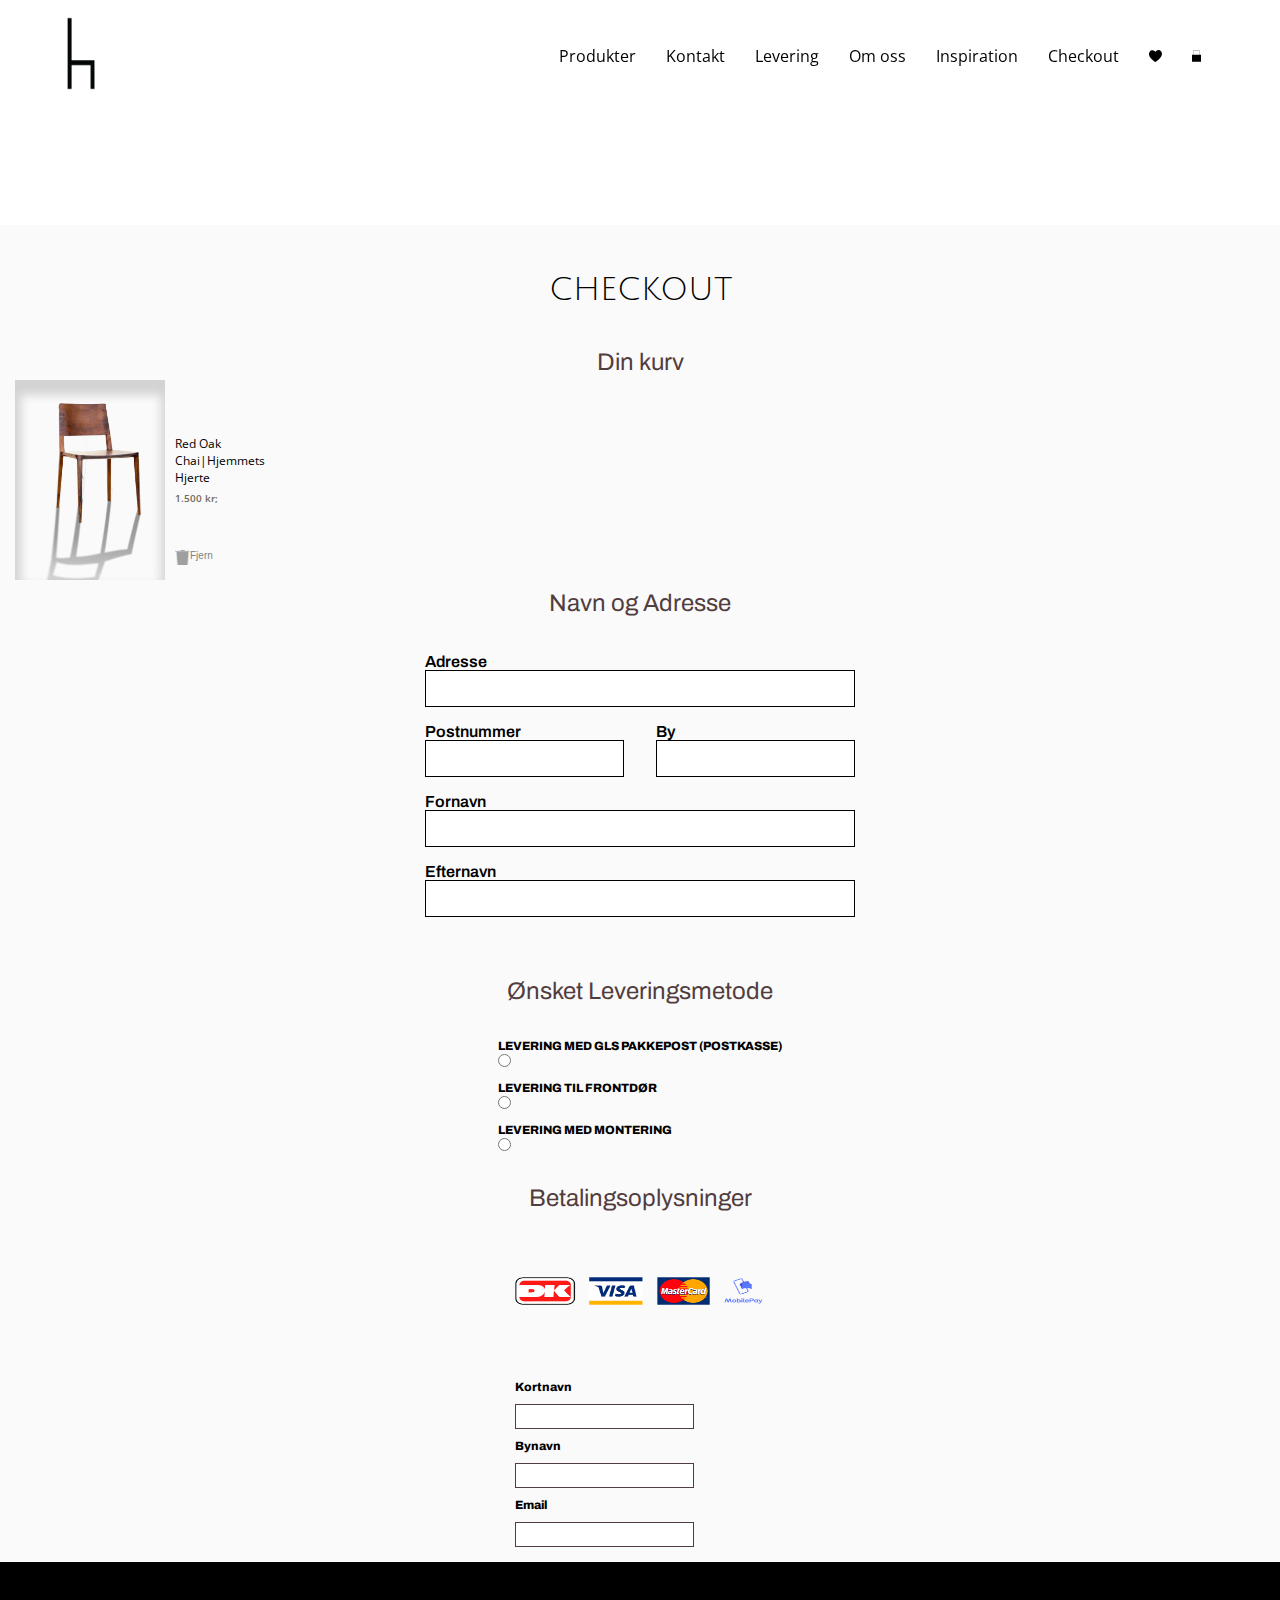
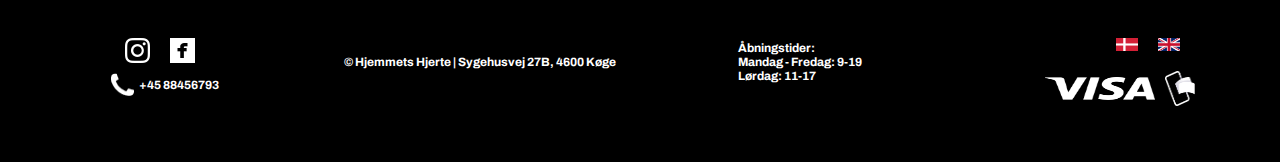
<file: pages/checkout.html>
<!DOCTYPE html>
<html lang="en">
<head>
    <meta charset="UTF-8">
    <meta name="viewport" content="width=device-width, initial-scale=1.0">
    <meta name="author" content="Hjemmets Hjerte">
    <meta name="description" content="Hjemmets Hjerte tilbyder danske designmøbler og indretningsinspiration. Find minimalistike og bæredygtige møbler til dit hjem hos os.">
    <meta name="keywords" content="møbler, stoler, reoler, sofaer, borde, hjemmets hjerte, hjem, kvalitet, bæredygtighed, design, nordisk minimalistisk">
    <title>Hjem | Hjemmets Hjerte</title>
    <link href="../css/styles.css" rel="stylesheet">
</head>
<body>
    <header>
        <div class="nav-container">
            <a href="../index.html"><img class="logo" src="../images/logo/logo1.png"alt="Hjemmets Hjerte logo"></a>
            <nav class="desktop-nav">
                <a class="navigation-link" href="./products.html">Produkter</a>
                <a class="navigation-link" href="./kontakt.html">Kontakt</a>
                <a class="navigation-link" href="./levering.html">Levering</a>
                <a class="navigation-link" href="./omoss.html">Om oss</a>
                <a class="navigation-link" href="./inspiration.html">Inspiration</a>
                <a class="navigation-link" href="./checkout.html">Checkout</a>
                <a class="navigation-link" href="./wishlist.html"><img src="../images/icons/heart.svg" class="navigation-icons" alt="Wishlist"/></a>
                <a class="navigation-link" href="./cart.html"><img src="../images/icons/shoppingbag.svg" class="navigation-icons" alt="Cart"/></a>
            </nav>
            <button class="hamburger">
                <div class="bar"></div>
            </button>
        </div>
        <nav class="mobile-nav">
            <a href="./products.html">Møbler</a>
            <a href="./kontakt.html">Kontakt</a>
            <a href="./levering.html">Levering</a>
            <a href="./omoss.html">Om oss</a>
            <a href="./inspiration.html">Inspiration</a>
            <a href="./checkout.html">Checkout</a>
        </nav>
    </header>
    <main class="checkout">
       <h1>CHECKOUT</h1>
        <h2>Din kurv</h2>   
     
        <section class="items-in-bag">
            <div class="shadow">
            </div>
            <div class="item-in-bag">
                <img src="../images/productimg/redoakchair.png" alt="Red Oak Stol">
            </div>
        <div class="item-in-bag-info">
            <div>
                <p class="titelroshni">Red Oak Chai|Hjemmets Hjerte</p>
                <p class="prisroshni">1.500 kr;</p>
            </div>
<div>
    <img class="trashbin"src="../images/productimg/skraldespand.png" alt="Skraldespand">
    <button class="remove">Fjern</button>
</div>
        </div>
        <div class="arrowdown">
<p>TIL KASSEN</p>
<img src="../images/productimg/arrowdown.png" alt="Pil ned">

        </div>
      </section>
      <h2>Navn og Adresse</h2>

    
      <section class="name-and-adress">
        
        <!-- <form id="nameAndAdress" action="">
            <p>Fornavn</p>
            <input class="input-container" type="text" name="name" id="name">
            <p>Efternavn</p>
            <input class="input-container" type="text" name="lastname" id="lastname">
            <div id="two-input">
                <div>
                    <p>Adresse</p>
                    <input class="input-container" type="text" name="adress" id="adress">
                </div>
              
                <div>
                    <p>Bynavn</p>
                    <input class="input-container" type="text" name="townnumber" id="townnumber">
                </div>
            </div>
            <p>Email</p>
            <input class="input-container"  type="email" name="email" id="email">   
        </form> -->

            <form id="checkout-form" class="archivo">
                <div class="input-container-checkout">
                    <label for="adress-checkout">Adresse</label>
                    <input type="text" name="adress-checkout" id="adress-checkout">
                </div>
                <div id="city-and-postnumber-checkout">
                    <div class="input-container-checkout">
                        <label for="postnumber-chekcout">Postnummer</label>
                        <input type="text" name="postnumber-chekcout" id="postnumbere-checkout">
                    </div>
                    <div class="input-container-checkout">
                        <label for="name-chekcout">By</label>
                        <input type="text" name="city-chekcout" id="city-checkout">
                    </div>
                </div>
                <div class="input-container-checkout">
                    <label for="firstname-chekcout">Fornavn</label>
                    <input type="text" name="firstname-chekcout" id="firstnamename-checkout">
                </div>
                <div class="input-container-checkout">
                    <label for="lastname-chekcout">Efternavn</label>
                    <input type="text" name="lastname-chekcout" id="lastnamename-checkout">
                </div>
            </form>
        </section>

      <h2>Ønsket Leveringsmetode</h2>
      <section class="leveringsmetode">
        <label for="" class="container">
        <p>LEVERING MED GLS PAKKEPOST (POSTKASSE)</p>
        
        <input type="radio" name="pakkepost" class="" id="radioButton">
        <p>LEVERING TIL FRONTDØR</p>
    <input type="radio" name="frontdor"  class=""id="radioButton">
    <p>LEVERING MED MONTERING</p>
    <input type="radio" name="montering"  class="" id="radioButton">
</label>
      </section>
<h2>Betalingsoplysninger</h2>
<section class="betalings-oplysninger-section">
    <img id="payment-options" class="payment-options"src="../images/productimg/betalingsmetoder.png" alt="Betalingsmetoder">
    <form action="" id="kortopslysninger">

            <p>Kortnavn</p>
            <input class="input-container" type="text" name="adress" id="adress">
        </div>
    
    <div>
        <p>Bynavn</p>
        <input class="input-container" type="text" name="townnumber" id="townnumber">
        </div>
    </div>

    <p>Email</p>
    <input class="input-container"  type="email" name="email" id="email">

    </form>
</section>


    </main>













    <footer>
        <section>
            <div>
                <img src="../images/productimg/instagram.png" class="social-icons-footer" alt="Instagram">
                <img src="../images/productimg/facebook.png" class="social-icons-footer" alt="Facebook">
            </div>
            <div>
                <img src="../images/productimg/telefon.png" class="telefon" alt="Phone">
                <p>+45 88456793</p>
            </div>
        </section>
        <section>
            <div>
                <p>© Hjemmets Hjerte | Sygehusvej 27B, 4600 Køge</p>
            </div>
        </section>
        <section>
            <p class="aabningstider">
                Åbningstider: <br>
                Mandag - Fredag: 9-19 <br>
                Lørdag: 11-17
            </p>
        </section>
        <section>
            <div class="flagdiv">
                <img src="../images/productimg/dansk.png" class="flag" alt="Danish Flag">
                <img src="../images/productimg/engelsk.png" class="flag" alt="English Flag">
            </div>
            <div class="payments-methods">
                <img src="../images/productimg/visalogo.png" class="visa" alt="Visa">
                <img src="../images/productimg/mobilepay.png" class="mobilepay" alt="MobilePay">
            </div>
        </section>
    </footer>
    
    <script src="../js/index.js" type="module"></script>
</body>
</html>
</file>
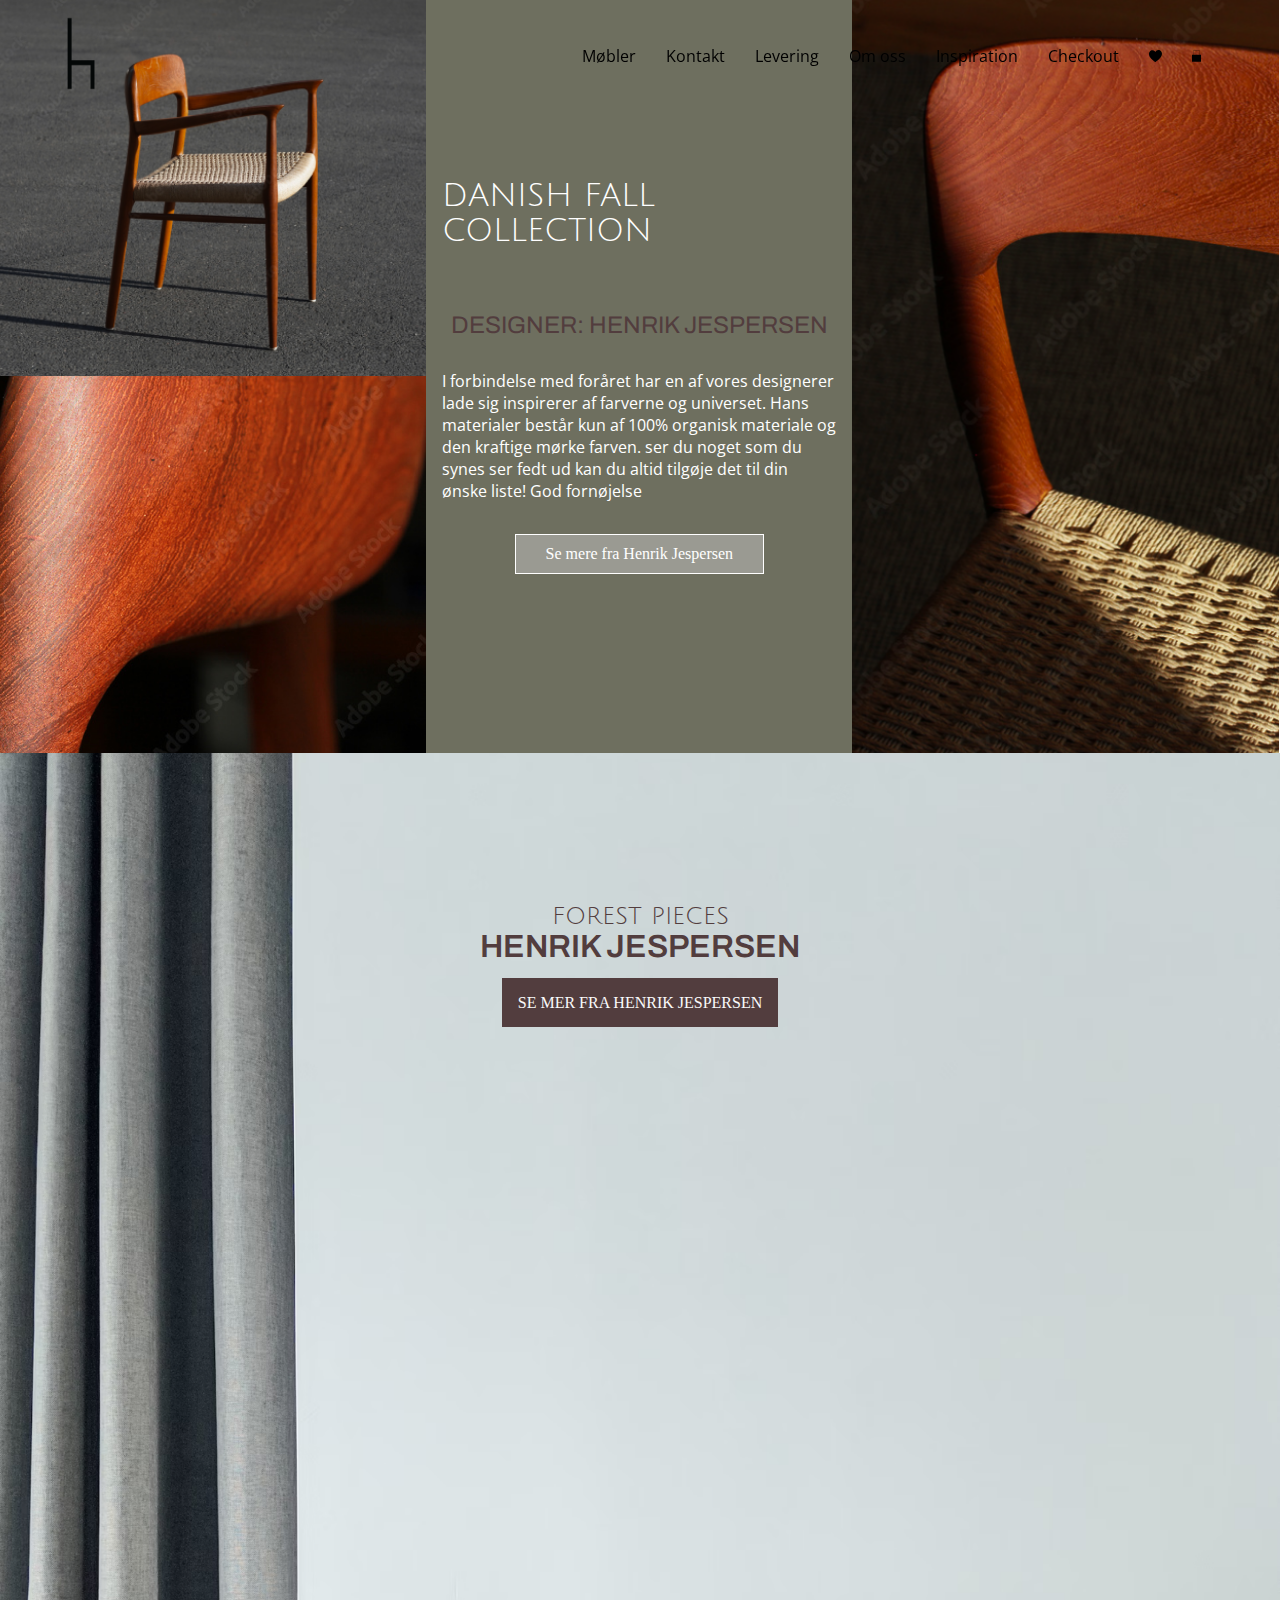
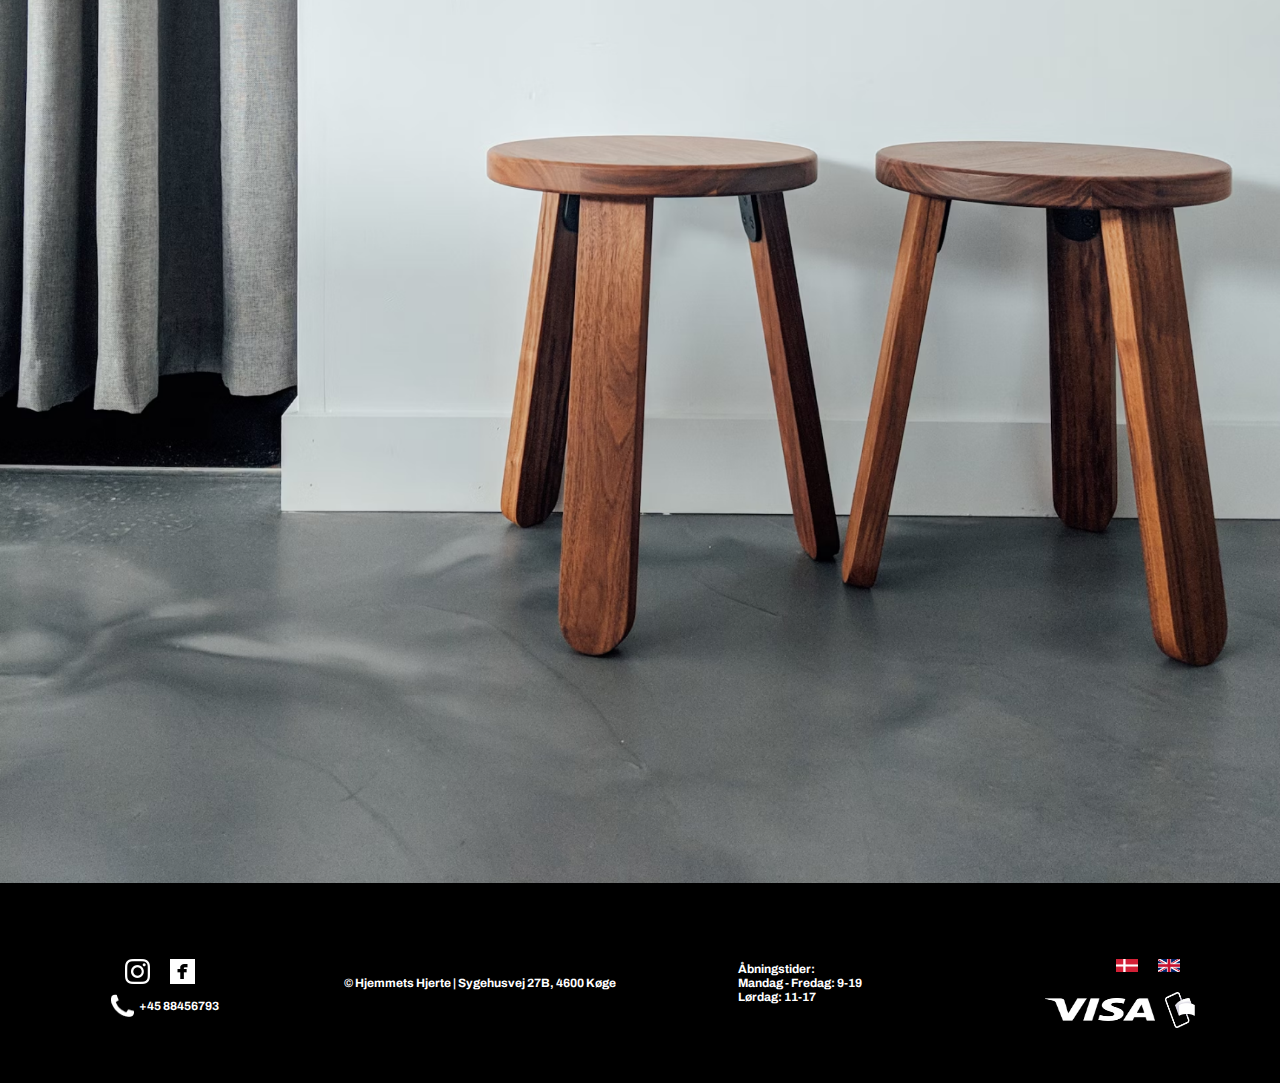
<file: pages/inspiration.html>
<!DOCTYPE html>
<html lang="da">
<head>
    <meta charset="UTF-8">
    <meta name="viewport" content="width=device-width, initial-scale=1.0">
    <link href="../css/styles.css" rel="stylesheet">
    <meta name="description" content="Find inspiration til din indretning med Hjemmets Hjerte. Se vores danske efterårskollektion og møbler designet af Henrik Jespersen.">
    <meta name="keywords" content="Hjemmets Hjerte, møbler, indretning, dansk design, efterårskollektion, Henrik Jespersen, kvalitet, bæredygtighed, design, nordisk minimalistisk">
    <title>Inspiration | Hjemmets Hjerte</title>
</head>
<body>
    <header>
        <div class="nav-container">
            <a href="../index.html"><img class="logo" src="../images/logo/logo1.png" alt="Hjemmets Hjerte logo"></a>
            <nav class="desktop-nav">
                <a class="navigation-link" href="./products.html">Møbler</a>
                <a class="navigation-link" href="./kontakt.html">Kontakt</a>
                <a class="navigation-link" href="./levering.html">Levering</a>
                <a class="navigation-link" href="./omoss.html">Om oss</a>
                <a class="navigation-link" href="./inspiration.html">Inspiration</a>
                <a class="navigation-link" href="./checkout.html">Checkout</a>
                <a class="navigation-link"><img src="../images/icons/heart.svg" class="navigation-icons" alt="Hjerte ikon"/></a>
                <a class="navigation-link"><img src="../images/icons/shoppingbag.svg" class="navigation-icons" alt="shopping ikon"/></a>
            </nav>
            <button class="hamburger">
                <div class="bar"></div>
            </button>
        </div>
        <nav class="mobile-nav">
            <a href="./products.html">Møbler</a>
            <a href="./kontakt.html">Kontakt</a>
            <a href="./levering.html">Levering</a>
            <a href="./omoss.html">Om oss</a>
            <a href="./inspiration.html">Inspiration</a>
            <a href="./checkout.html">Checkout</a>
        </nav>
    </header>
    <main>
        <section class="inspiration-collection1-oj">
            <div class="inspiration-column">
                <div class="img-container">
                    <img class="inspiration-img" src="../images/productimg/inspiration/image_23.png" alt="Stol designet af Henrik Jespersen">
                </div>
                <div class="img-container">
                    <img class="inspiration-img" src="../images/productimg/inspiration/image_24.png" alt="Stol designet af Henrik Jespersen">
                </div>
            </div>
            <div class="inspiration-column inspiration-column-text">
                <h1>DANISH FALL COLLECTION</h1>
                <h2 class="designer-oj">DESIGNER: HENRIK JESPERSEN</h2>
                <p>I forbindelse med foråret har en af vores designerer  lade sig inspirerer af farverne og universet. 
                    Hans materialer består kun af 100% organisk materiale og den kraftige mørke farven.
                    ser du noget som du synes ser fedt ud kan du altid tilgøje det til din ønske liste!
                    God fornøjelse
                </p>
                <a class="inspiration-btn">Se mere fra Henrik Jespersen</a>
                </div>
                <div class="inspiration-column">
                    <div class="img-container">
                        <img class="inspiration-img" src="../images/productimg/inspiration/image_21.png" alt="Stol designet af Henrik Jespersen">
                    </div>
                </div>
        </section>
        <section class="inspiration-collection2-oj">
            <div class="inspiration-column2">
                <div class="inspiration-column2-info">
                    <h2 class="julius-sans-one">FOREST PIECES</h2>
                    <h3 class="archivo">HENRIK JESPERSEN</h3>
                    <a href="#" class="btn-brown">SE MER FRA HENRIK JESPERSEN</a>
                </div>
                <img class="inspiration-img" src="../images/productimg/inspiration/image_26.png" alt="Stue">
            </div>
        </section>
    </main>
    
    <footer>
        <section>
            <div>
                <img src="../images/productimg/instagram.png" class="social-icons-footer" alt="Instagram">
                <img src="../images/productimg/facebook.png" class="social-icons-footer" alt="Facebook">
            </div>
            <div>
                <img src="../images/productimg/telefon.png" class="telefon" alt="Phone">
                <p>+45 88456793</p>
            </div>
        </section>
        <section>
            <div>
                <p>© Hjemmets Hjerte | Sygehusvej 27B, 4600 Køge</p>
            </div>
        </section>
        <section>
            <p class="aabningstider">
                Åbningstider: <br>
                Mandag - Fredag: 9-19 <br>
                Lørdag: 11-17
            </p>
        </section>
        <section>
            <div class="flagdiv">
                <img src="../images/productimg/dansk.png" class="flag" alt="Danish Flag">
                <img src="../images/productimg/engelsk.png" class="flag" alt="English Flag">
            </div>
            <div class="payments-methods">
                <img src="../images/productimg/visalogo.png" class="visa" alt="Visa">
                <img src="../images/productimg/mobilepay.png" class="mobilepay" alt="MobilePay">
            </div>
        </section>
    </footer>
    <script src="../js/index.js" type="module"></script>
</body>
</html>
</file>
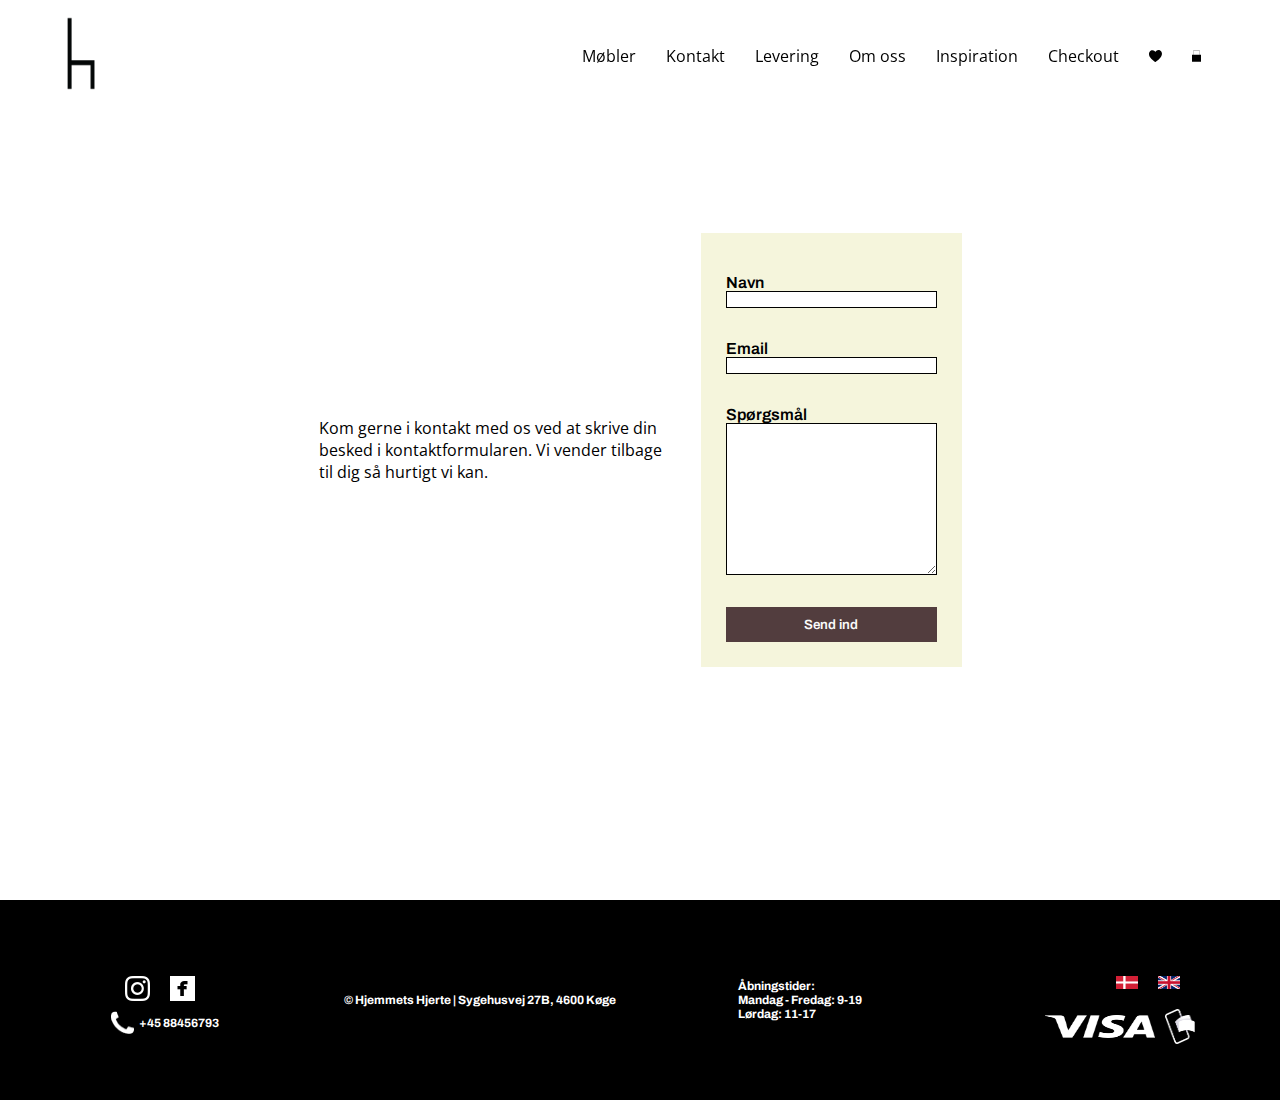
<file: pages/kontakt.html>
<!DOCTYPE html>
<html lang="en">
<head>
    <meta charset="UTF-8">
    <meta name="viewport" content="width=device-width, initial-scale=1.0">
    <meta name="author" content="Hjemmets Hjerte">
    <meta name="keywords" content="levering, møbler, montering, dørlevering, pakkepost, Hjemmets Hjerte, kvalitet, bæredygtighed, design">
    <meta name="description" content="Kontakt Hjemmets Hjerte for spørgsmål om vores udvalg af danske, bæredygtige møbler og interiør. Vi ser frem til at høre fra dig!">
    <link href="../css/styles.css" rel="stylesheet">
    <title>Kontakt | Hjemmets Hjerte</title>
</head>
<body>
    <header>
        <div class="nav-container">
            <a href="../index.html"><img class="logo" src="../images/logo/logo1.png" alt="Hjemmets Hjerte logo"></a>
            <nav class="desktop-nav">
                <a class="navigation-link" href="./products.html">Møbler</a>
                <a class="navigation-link" href="./kontakt.html">Kontakt</a>
                <a class="navigation-link" href="./levering.html">Levering</a>
                <a class="navigation-link" href="./omoss.html">Om oss</a>
                <a class="navigation-link" href="./inspiration.html">Inspiration</a>
                <a class="navigation-link" href="./checkout.html">Checkout</a>
                <a class="navigation-link"><img src="../images/icons/heart.svg" class="navigation-icons" alt="Hjerte ikon"/></a>
                <a class="navigation-link"><img src="../images/icons/shoppingbag.svg" class="navigation-icons" alt="Shopping ikon"/></a>
            </nav>
            <button class="hamburger">
                <div class="bar"></div>
            </button>
        </div>
        <nav class="mobile-nav">
            <a href="./products.html">Møbler</a>
            <a href="./kontakt.html">Kontakt</a>
            <a href="./levering.html">Levering</a>
            <a href="./omoss.html">Om oss</a>
            <a href="./inspiration.html">Inspiration</a>
            <a href="./checkout.html">Checkout</a>
        </nav>
    </header>

    <main>
        <section class="contact">
            <div class="contact-info">
                <p>Kom gerne i kontakt med os ved at skrive din besked i kontaktformularen. 
                    Vi vender tilbage til dig så hurtigt vi kan.</p>
            </div>

            <form class="contact-form">
                <div class="contact-input">
                    <label for="input-name" class="archivo">Navn</label>
                    <input type="text" name="input-name" id="input-name">
                </div>
                <div class="contact-input">
                    <label for="input-email" class="archivo">Email</label>
                    <input type="text" name="input-email" id="input-email">
                </div>
                <div class="contact-input">
                    <label for="input-name" class="archivo">Spørgsmål</label>
                    <textarea rows="10" name="input-message" id="input-message"></textarea>
                </div>
                <button class="archivo submit-btn">Send ind</button>
            </form>
        </section>
    </main>

    <footer>
        <section>
            <div>
                <img src="../images/productimg/instagram.png" class="social-icons-footer" alt="Instagram">
                <img src="../images/productimg/facebook.png" class="social-icons-footer" alt="Facebook">
            </div>
            <div>
                <img src="../images/productimg/telefon.png" class="telefon" alt="Phone">
                <p>+45 88456793</p>
            </div>
        </section>
        <section>
            <div>
                <p>© Hjemmets Hjerte | Sygehusvej 27B, 4600 Køge</p>
            </div>
        </section>
        <section>
            <p class="aabningstider">
                Åbningstider: <br>
                Mandag - Fredag: 9-19 <br>
                Lørdag: 11-17
            </p>
        </section>
        <section>
            <div class="flagdiv">
                <img src="../images/productimg/dansk.png" class="flag" alt="Danish Flag">
                <img src="../images/productimg/engelsk.png" class="flag" alt="English Flag">
            </div>
            <div class="payments-methods">
                <img src="../images/productimg/visalogo.png" class="visa" alt="Visa">
                <img src="../images/productimg/mobilepay.png" class="mobilepay" alt="MobilePay">
            </div>
        </section>
    </footer>
    <script src="../js/index.js" type="module"></script>
</body>
</html>
</file>
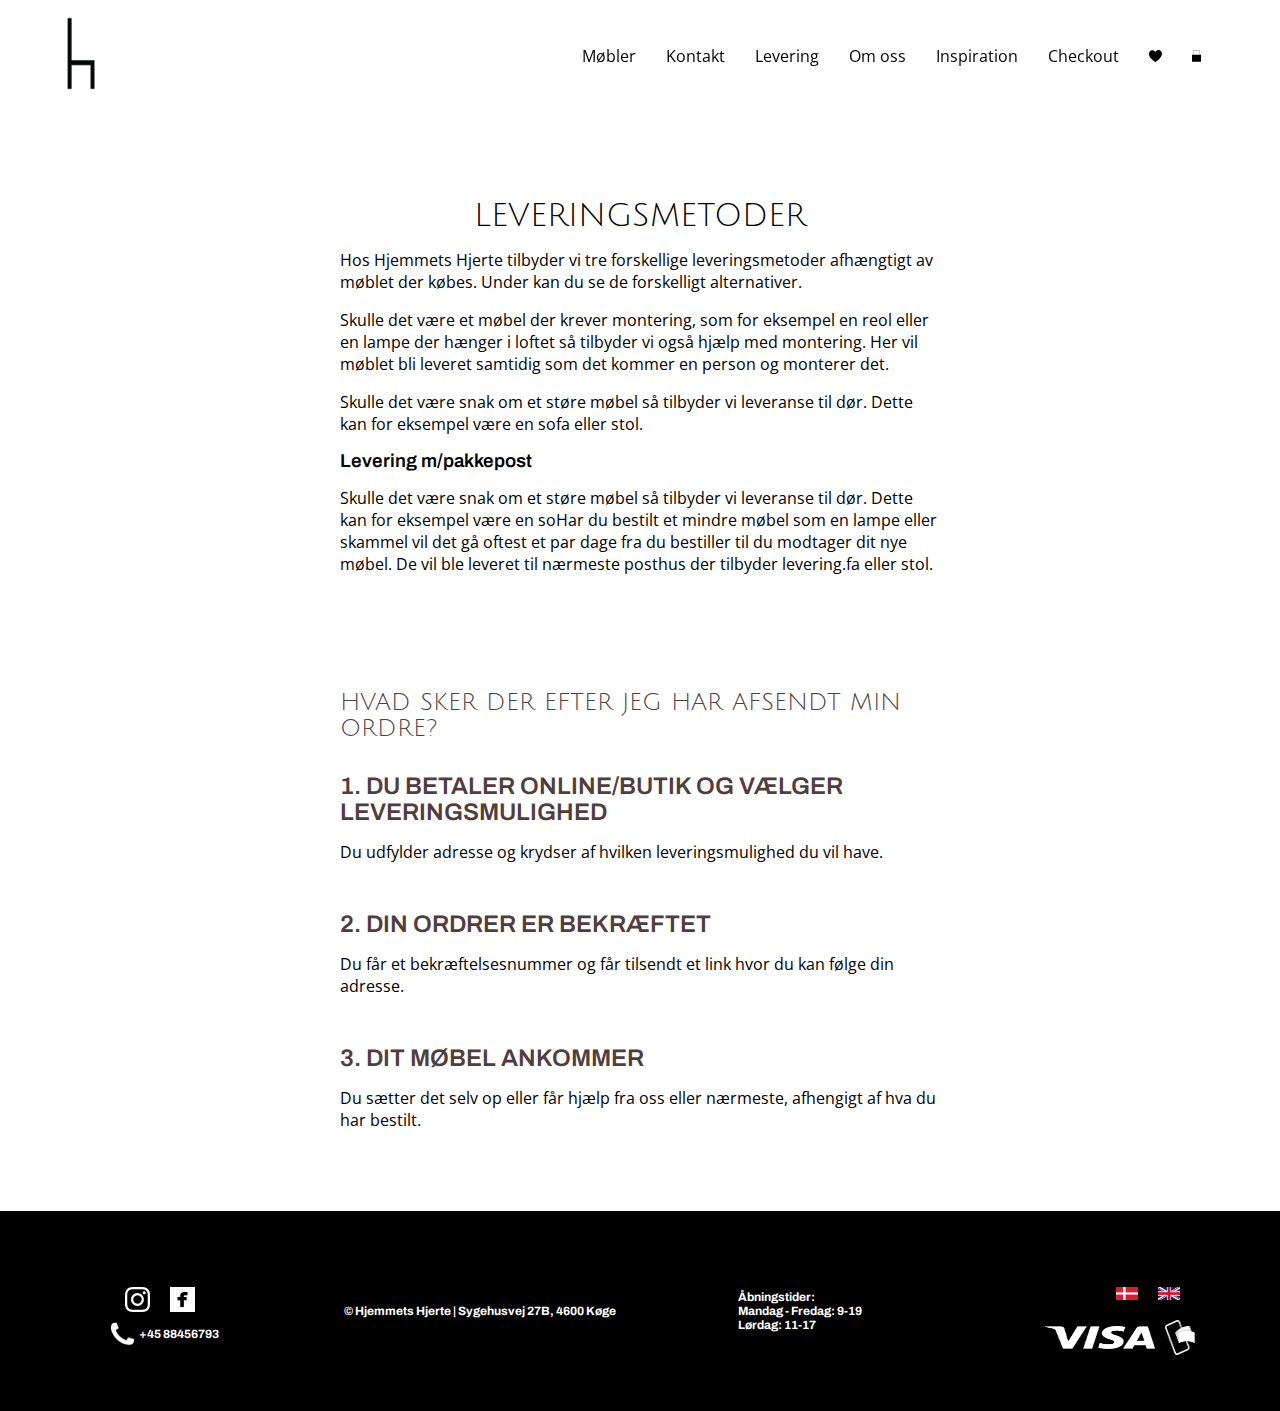
<file: pages/levering.html>
<!DOCTYPE html>
<html lang="en">
<head>
    <meta charset="UTF-8">
    <meta name="viewport" content="width=device-width, initial-scale=1.0">
    <link href="../css/styles.css" rel="stylesheet">
    <meta name="author" content="Hjemmets Hjerte">
    <meta name="description" content="Læs om vores forskellige leveringsmetoder og monteringsmuligheder hos Hjemmets Hjerte. Vi tilbyder pakkepost, dørlevering og hjælp til montering.">
    <meta name="keywords" content="levering, møbler, montering, dørlevering, pakkepost, Hjemmets Hjerte, kvalitet, bæredygtighed, design">
    <title>Levering | Hjemmets Hjerte</title>
</head>
<body>
    <header>
        <div class="nav-container">
            <a href="../index.html"><img class="logo" src="../images/logo/logo1.png" alt="Hjemmets Hjerte logo"></a>
            <nav class="desktop-nav">
                <a class="navigation-link" href="./products.html">Møbler</a>
                <a class="navigation-link" href="./kontakt.html">Kontakt</a>
                <a class="navigation-link" href="./levering.html">Levering</a>
                <a class="navigation-link" href="./omoss.html">Om oss</a>
                <a class="navigation-link" href="./pages/inspiration.html">Inspiration</a>
                <a class="navigation-link" href="./checkout.html">Checkout</a>
                <a class="navigation-link"><img src="../images/icons/heart.svg" class="navigation-icons" alt="Hjerte ikon"/></a>
                <a class="navigation-link"><img src="../images/icons/shoppingbag.svg" class="navigation-icons" alt="Shopping ikon"/></a>
            </nav>
            <button class="hamburger">
                <div class="bar"></div>
            </button>
        </div>
        <nav class="mobile-nav">
            <a href="./products.html">Møbler</a>
            <a href="./kontakt.html">Kontakt</a>
            <a href="./levering.html">Levering</a>
            <a href="./omoss.html">Om oss</a>
            <a href="./inspiration.html">Inspiration</a>
            <a href="./checkout.html">Checkout</a>
        </nav>
    </header>
    <main>
        <section class="delivery">
            <div class="delivery-info">
                <h1>LEVERINGSMETODER</h1>
                <p>Hos Hjemmets Hjerte tilbyder vi tre forskellige leveringsmetoder afhængtigt av møblet der købes. Under kan du se de forskelligt alternativer.</p>
                <p>Skulle det være et møbel der krever montering, som for eksempel en reol eller en lampe der hænger i loftet så tilbyder vi også hjælp med montering. Her vil møblet bli leveret samtidig som det kommer en person og monterer det.</p>
                <p>Skulle det være snak om et støre møbel så tilbyder vi leveranse til dør. Dette kan for eksempel være en sofa eller stol.</p>
                <div>
                    <h3 class="archivo">Levering m/pakkepost</h3>
                    <p>Skulle det være snak om et støre møbel så tilbyder vi leveranse til dør. Dette kan for eksempel være en soHar du bestilt et mindre møbel som en lampe eller skammel vil det gå oftest et par dage fra du bestiller til du modtager dit nye møbel. De vil ble leveret til nærmeste posthus der tilbyder levering.fa eller stol.</p>
                </div>
            </div>
        </section>
        <section class="delivery2">
            <div class="delivery-info">
                <h2 class="julius-sans-one">HVAD SKER DER EFTER JEG HAR AFSENDT MIN ORDRE?</h2>
                <div class="delivery-steps">
                    <!-- <h2 class="julius-sans-one">1</h2> -->
                    <div>
                        <h2 class="archivo">1. DU BETALER ONLINE/BUTIK OG VÆLGER LEVERINGSMULIGHED</h2>
                        <p>Du udfylder adresse og krydser af hvilken leveringsmulighed du vil have.</p>
                    </div>
                    <div>
                        <h2 class="archivo">2. DIN ORDRER ER BEKRÆFTET</h2>
                        <p>Du får et bekræftelsesnummer og får tilsendt et link hvor du kan følge din adresse.</p>
                    </div>
                    <div>
                        <h2 class="archivo">3. DIT MØBEL ANKOMMER</h2>
                        <p>Du sætter det selv op eller får hjælp fra oss eller nærmeste, afhengigt af hva du har bestilt.</p>
                    </div>
                </div>
            </div>
        </section>
    </main>
    
    <footer>
        <section>
            <div>
                <img src="../images/productimg/instagram.png" class="social-icons-footer" alt="Instagram">
                <img src="../images/productimg/facebook.png" class="social-icons-footer" alt="Facebook">
            </div>
            <div>
                <img src="../images/productimg/telefon.png" class="telefon" alt="Phone">
                <p>+45 88456793</p>
            </div>
        </section>
        <section>
            <div>
                <p>© Hjemmets Hjerte | Sygehusvej 27B, 4600 Køge</p>
            </div>
        </section>
        <section>
            <p class="aabningstider">
                Åbningstider: <br>
                Mandag - Fredag: 9-19 <br>
                Lørdag: 11-17
            </p>
        </section>
        <section>
            <div class="flagdiv">
                <img src="../images/productimg/dansk.png" class="flag" alt="Danish Flag">
                <img src="../images/productimg/engelsk.png" class="flag" alt="English Flag">
            </div>
            <div class="payments-methods">
                <img src="../images/productimg/visalogo.png" class="visa" alt="Visa">
                <img src="../images/productimg/mobilepay.png" class="mobilepay" alt="MobilePay">
            </div>
        </section>
    </footer>
    <script src="../js/index.js" type="module"></script>
</body>
</html>
</file>
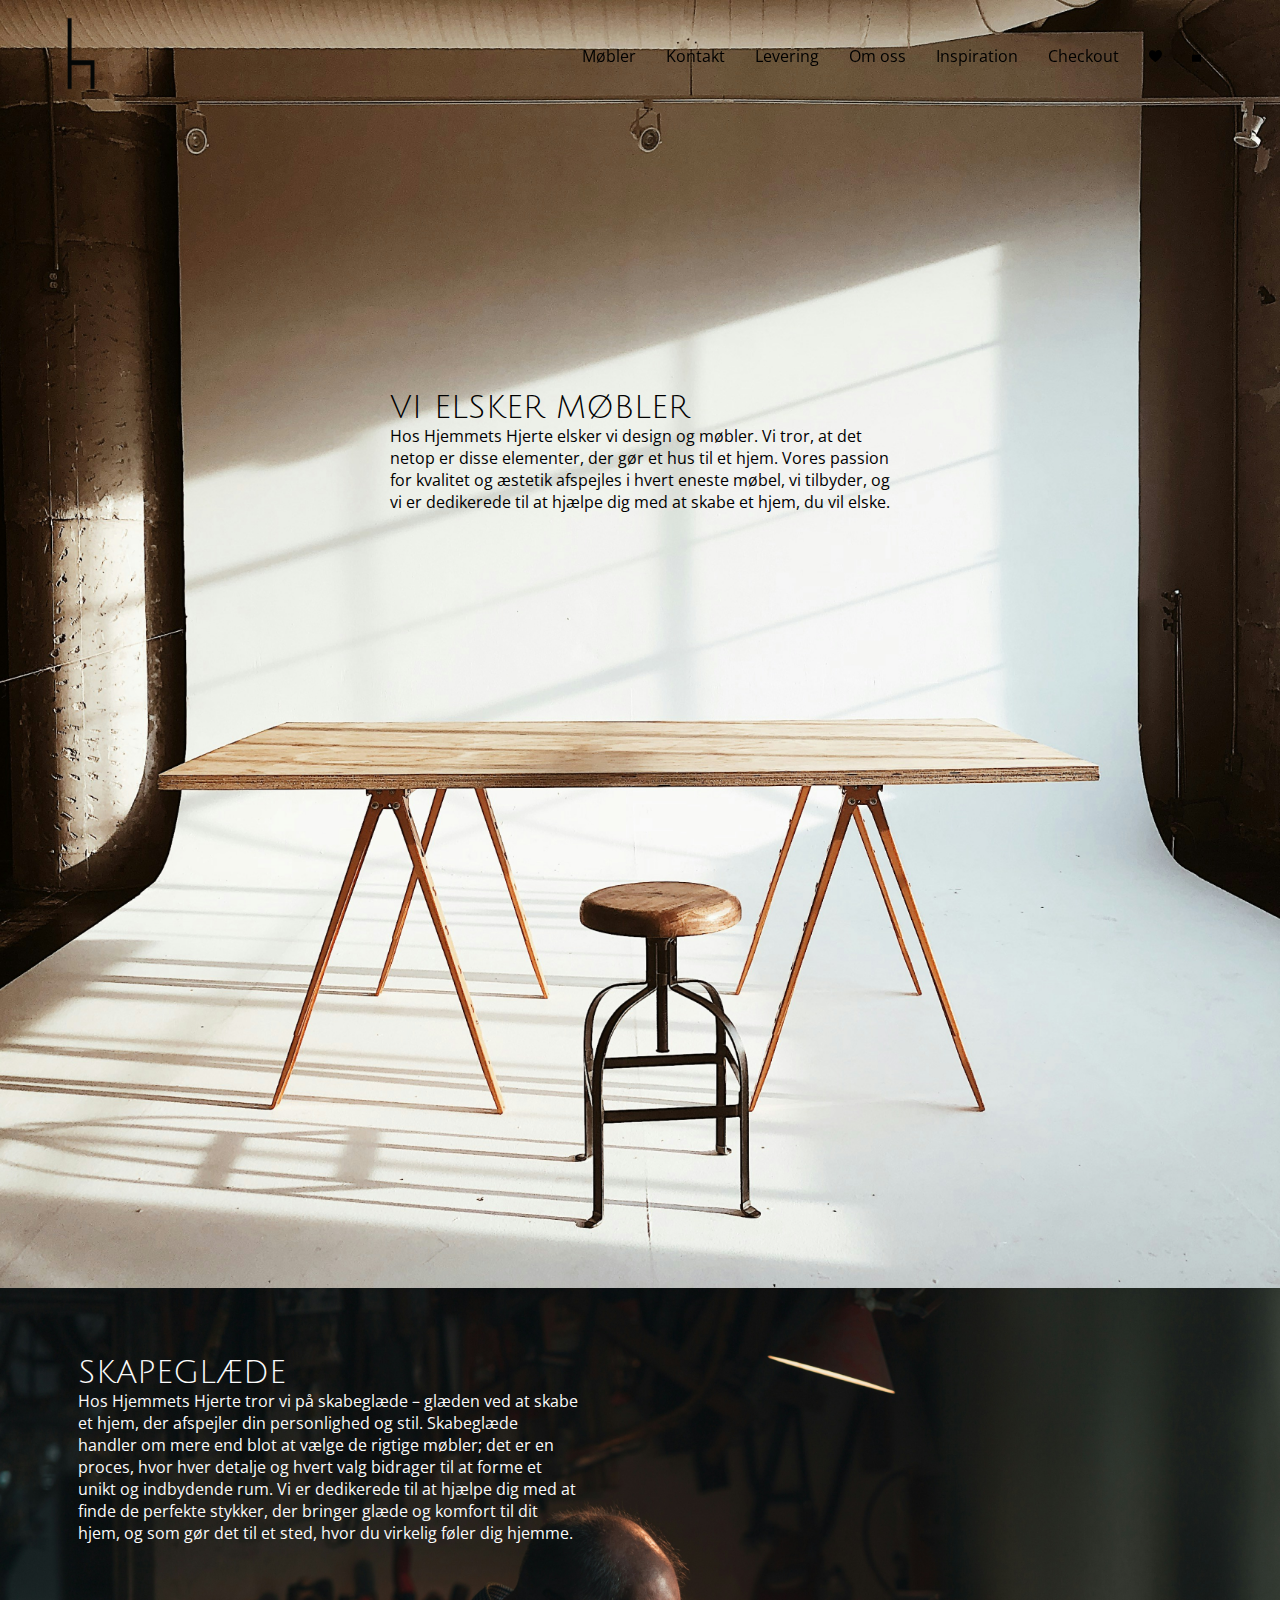
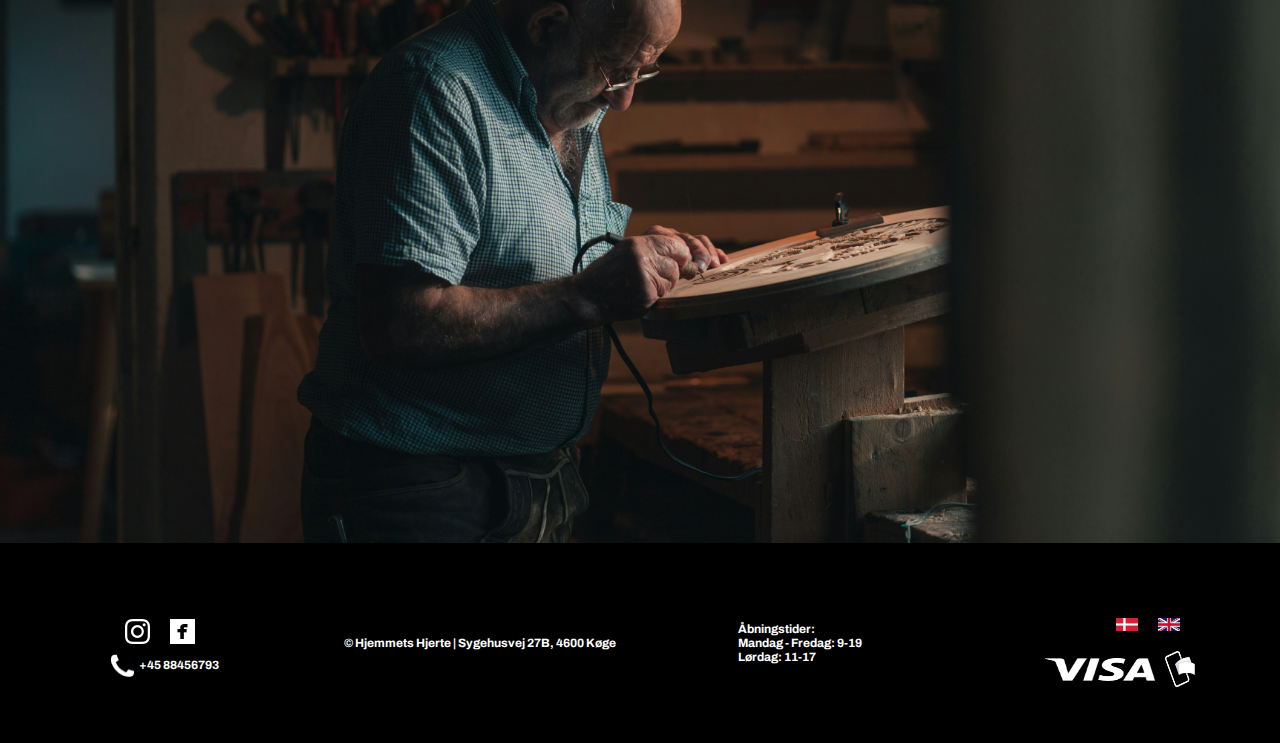
<file: pages/omoss.html>
<!DOCTYPE html>
<html lang="en">
<head>
    <meta charset="UTF-8">
    <meta name="viewport" content="width=device-width, initial-scale=1.0">
    <link href="../css/styles.css" rel="stylesheet">
    <meta name="description" content="Lær om Hjemmets Hjerte, vår passion for design og møbler, og hvordan vi kan hjelpe deg med å skabe et hjem du vil elske.">
    <meta name="keywords" content="Hjemmets Hjerte, møbler, design, skabeglæde, kvalitet, æstetik, kvalitet, bæredygtighed, design">
    <link href="../css/styles.css" rel="stylesheet">
    <title>Om oss | Hjemmets Hjerte</title>
</head>
<body>
    <header>
        <div class="nav-container">
            <a href="../index.html"><img class="logo" src="../images/logo/logo1.png" alt="Hjemmets Hjerte logo"></a>
            <nav class="desktop-nav">
                <a class="navigation-link" href="./products.html">Møbler</a>
                <a class="navigation-link" href="./kontakt.html">Kontakt</a>
                <a class="navigation-link" href="./levering.html">Levering</a>
                <a class="navigation-link" href="./omoss.html">Om oss</a>
                <a class="navigation-link" href="./inspiration.html">Inspiration</a>
                <a class="navigation-link" href="./checkout.html">Checkout</a>
                <a class="navigation-link"><img src="../images/icons/heart.svg" class="navigation-icons" alt="Hjerte ikon"/></a>
                <a class="navigation-link"><img src="../images/icons/shoppingbag.svg" class="navigation-icons" alt="Shopping ikon"/></a>
            </nav>
            <button class="hamburger">
                <div class="bar"></div>
            </button>
        </div>
        <nav class="mobile-nav">
            <a href="products.html">Møbler</a>
            <a href="./kontakt.html">Kontakt</a>
            <a href="./levering.html">Levering</a>
            <a href="./omoss.html">Om oss</a>
            <a href="./inspiration.html">Inspiration</a>
            <a>Checkout</a>
        </nav>
    </header>
    <main>
        <section class="om-oss">
            <div class="om-oss-info1">
                <h1>VI ELSKER MØBLER</h1>
                <p>Hos Hjemmets Hjerte elsker vi design og møbler. Vi tror, at det netop er disse elementer, der gør et hus til et hjem. Vores passion for kvalitet og æstetik afspejles i hvert eneste møbel, vi tilbyder, og vi er dedikerede til at hjælpe dig med at skabe et hjem, du vil elske.</p>
            </div>
            <img src="../images/omOss/om_oss1.png" class="background-img-om-oss" alt="Værktøjsbord">
        </section>
        <section class="om-oss">
            <div class="om-oss-info2">
                <h1 class="white-color">SKAPEGLÆDE</h1>
                <p class="white-color">Hos Hjemmets Hjerte tror vi på skabeglæde – glæden ved at skabe et hjem, der afspejler din personlighed og stil. 
                    Skabeglæde handler om mere end blot at vælge de rigtige møbler; 
                    det er en proces, hvor hver detalje og hvert valg bidrager til at forme et unikt og indbydende rum. 
                    Vi er dedikerede til at hjælpe dig med at finde de perfekte stykker, der bringer glæde og komfort til dit hjem, og som gør det til et sted, hvor du virkelig føler dig hjemme.</p>
            </div>
            <img src="../images/omOss/om_oss2.png" class="background-img-om-oss" alt="Mand der arbejder med møbler">
        </section>
    </main>
    
    <footer>
        <section>
            <div>
                <img src="../images/productimg/instagram.png" class="social-icons-footer" alt="Instagram">
                <img src="../images/productimg/facebook.png" class="social-icons-footer" alt="Facebook">
            </div>
            <div>
                <img src="../images/productimg/telefon.png" class="telefon" alt="Phone">
                <p>+45 88456793</p>
            </div>
        </section>
        <section>
            <div>
                <p>© Hjemmets Hjerte | Sygehusvej 27B, 4600 Køge</p>
            </div>
        </section>
        <section>
            <p class="aabningstider">
                Åbningstider: <br>
                Mandag - Fredag: 9-19 <br>
                Lørdag: 11-17
            </p>
        </section>
        <section>
            <div class="flagdiv">
                <img src="../images/productimg/dansk.png" class="flag" alt="Danish Flag">
                <img src="../images/productimg/engelsk.png" class="flag" alt="English Flag">
            </div>
            <div class="payments-methods">
                <img src="../images/productimg/visalogo.png" class="visa" alt="Visa">
                <img src="../images/productimg/mobilepay.png" class="mobilepay" alt="MobilePay">
            </div>
        </section>
    </footer>
    <script src="../js/index.js" type="module"></script>
</body>
</html>
</file>
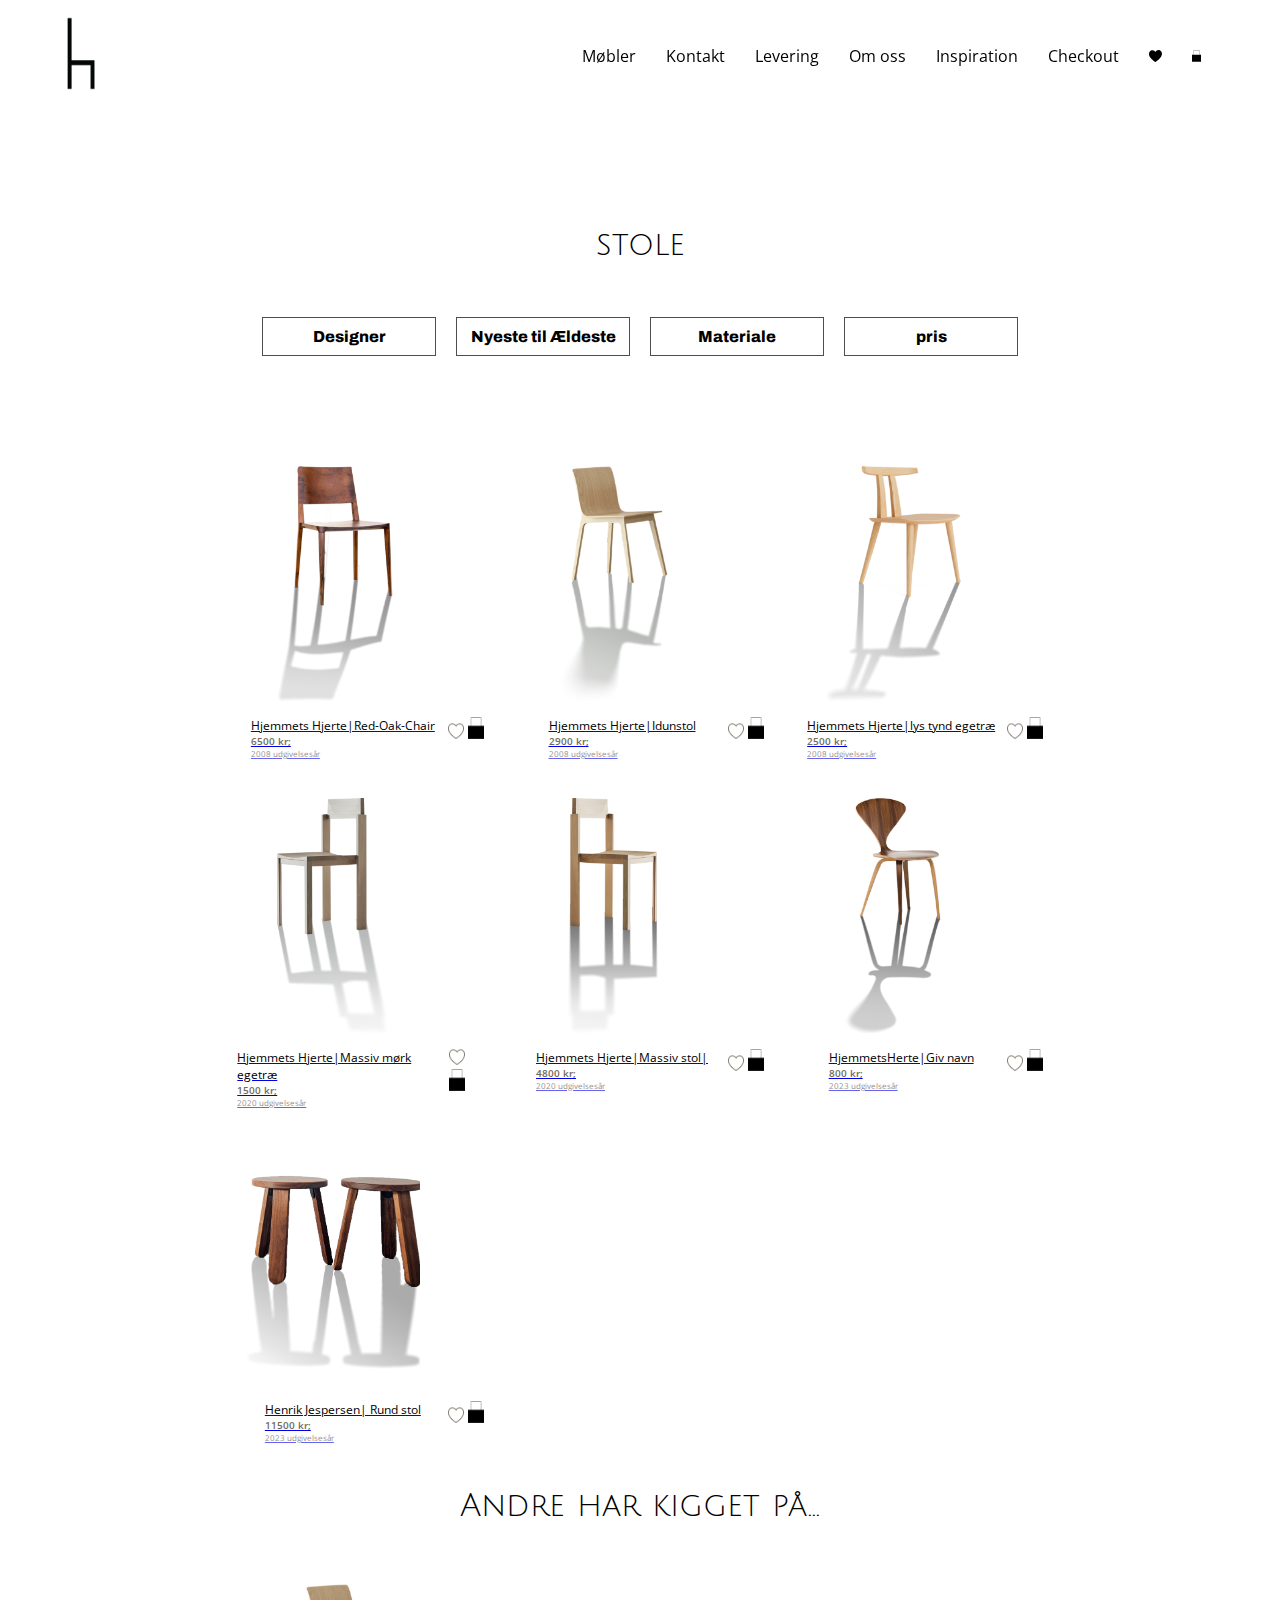
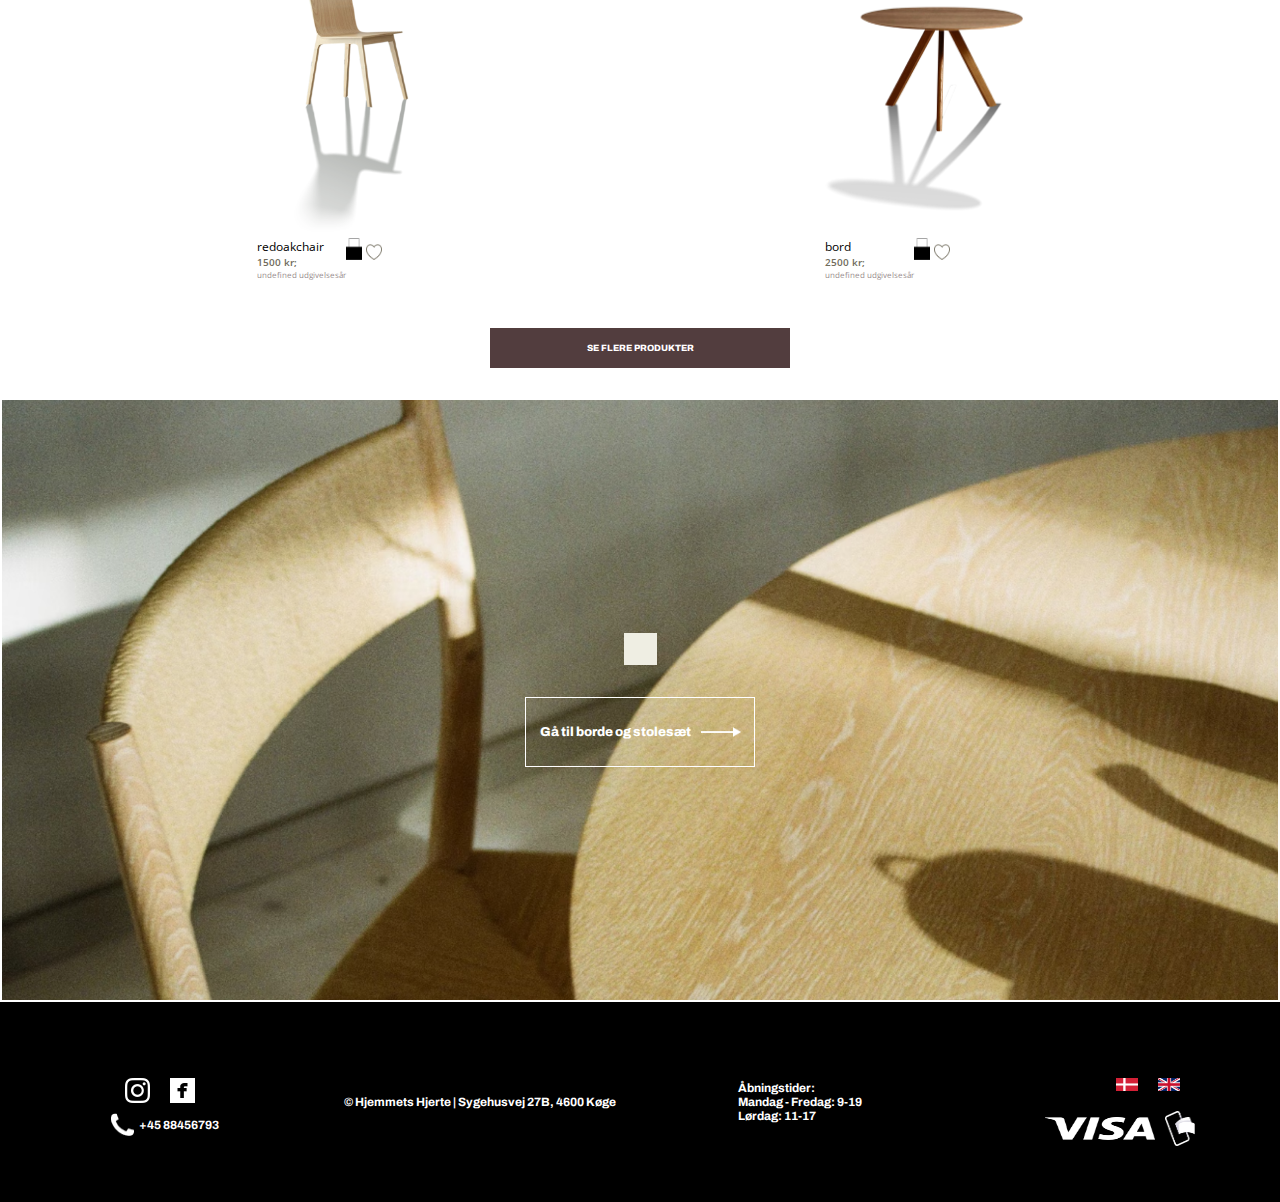
<file: pages/products.html>
<!DOCTYPE html>
<html lang="en">
<head>
    <meta charset="UTF-8">
    <meta name="viewport" content="width=device-width, initial-scale=1.0">
    <link href="../css/styles.css" rel="stylesheet">
    <meta name="description" content="Opdag vores udvalg af nordisk designede møbler fra Hjemmets Hjerte. Udforsk minimalistiske og bæredygtige stoler, bord og andre møbler i forskellige materialer og design.">
    <meta name="keywords" content="møbler, stoler, borde, Hjemmets Hjerte, interiør, designmøbler, kvalitet, bæredygtighed, design">
    <title>Produkter | Hjemmets Hjerte</title>
</head>
<body>
    <header>
        <div class="nav-container">
            <a href="../index.html"><img class="logo" src="../images/logo/logo1.png" alt="Hjemmets Hjerte logo"></a>
            <nav class="desktop-nav">
                <a class="navigation-link" href="./products.html">Møbler</a>
                <a class="navigation-link" href="./kontakt.html">Kontakt</a>
                <a class="navigation-link" href="./levering.html">Levering</a>
                <a class="navigation-link" href="./omoss.html">Om oss</a>
                <a class="navigation-link" href="./inspiration.html">Inspiration</a>
                <a class="navigation-link" href="./checkout.html">Checkout</a>
                <a class="navigation-link"><img src="../images/icons/heart.svg" class="navigation-icons" alt="Hjerte ikon"/></a>
                <a class="navigation-link"><img src="../images/icons/shoppingbag.svg" class="navigation-icons" alt="shopping ikon"/></a>
            </nav>
            <button class="hamburger">
                <div class="bar"></div>
            </button>
        </div>
        <nav class="mobile-nav">
            <a href="./products.html">Møbler</a>
            <a href="./kontakt.html">Kontakt</a>
            <a href="./levering.html">Levering</a>
            <a href="./omoss.html">Om oss</a>
            <a href="./inspiration.html">Inspiration</a>
            <a href="./checkout.html">Checkout</a>
        </nav>
    </header>
    <main id="roshni" class="roshni-main-productpage">
      

<h1 class="h1-stole">stole</h1>
<div class="navroshni">
    <ul>
      <li>Designer
        <div class="sub-menu">
          <ul>
            <li id="Henrik" > Henrik</button></li>
          
            <li id="HJerte">Hjemmets Hjerte</li>
          </ul>
        </div>
      </li>
      <li>Nyeste til Ældeste
        <div class="sub-menu">
          <ul>
            <li id="newest">Nyeste først</li>
            <li id="oldest">Ældeste først</li>
          </ul>
        </div> 
      </li>
      <li>Materiale
        <div class="sub-menu">
          <ul>
            <li id="lightOak">Lyst egetræ</li>
            <li id="darkOak">Mørk egetræ</li>
          </ul>
        </div> 
      <li>pris
        <div class="sub-menu">
          <ul>
            <li id="exspensive" >billigste - til dyreste</li>
            <li id ="cheapest"> billigste til dyreste</li>
            
          </ul>
        </div> 
      </li>
    </ul>
  </div>
</div>

<div id="items"></div>
<h1 class="h1-stole">Andre har kigget på...</h1>
<div id="itemstwo">
</div>
<section>
    <button id="more-products-btn"><p class="btn-text">SE FLERE PRODUKTER</p></button>

</section>
<div class="inspiration-background">
    <button id="whiteBox" ></button>
    <button class="whitebtn">Gå til borde og stolesæt <img src="../images/productimg/arrowbtn.png" alt="arrow"></button>
    <div id="white-chair-card">
        <img src="../images/productimg/lightidunchair.png" alt="Stol">
        <section>
            <div class>
                <p class="title-insp-card">Light Idun Chair|Hjemmets Hjerte</p>
                <p class="pris-insp-card">Pris</p>
                <button id="closeBtn"><img src="../images/icons/icon_close.svg" alt="Lukke ikon"></button>
            </div>
            <div>
                <img  src="../images/productimg/nofill.png" alt="save">
                <img  src="../images/productimg/bag.png" alt="bag">
            </div>
        </div>

    </section>
</div>



</div>

    </main>
    <footer>
        <footer>
            <section>
                <div>
                    <img src="../images/productimg/instagram.png" class="social-icons-footer" alt="Instagram">
                    <img src="../images/productimg/facebook.png" class="social-icons-footer" alt="Facebook">
                </div>
                <div>
                    <img src="../images/productimg/telefon.png" class="telefon" alt="Phone">
                    <p>+45 88456793</p>
                </div>
            </section>
            <section>
                <div>
                    <p>© Hjemmets Hjerte | Sygehusvej 27B, 4600 Køge</p>
                </div>
            </section>
            <section>
                <p class="aabningstider">
                    Åbningstider: <br>
                    Mandag - Fredag: 9-19 <br>
                    Lørdag: 11-17
                </p>
            </section>
            <section>
                <div class="flagdiv">
                    <img src="../images/productimg/dansk.png" class="flag" alt="Danish Flag">
                    <img src="../images/productimg/engelsk.png" class="flag" alt="English Flag">
                </div>
                <div class="payments-methods">
                    <img src="../images/productimg/visalogo.png" class="visa" alt="Visa">
                    <img src="../images/productimg/mobilepay.png" class="mobilepay" alt="MobilePay">
                </div>
            </section>
        </footer>
    <script src="../js/index.js" type="module"></script>
    <script src="../js/functions/products.js" type="module"></script>
</body>
</html>
</file>
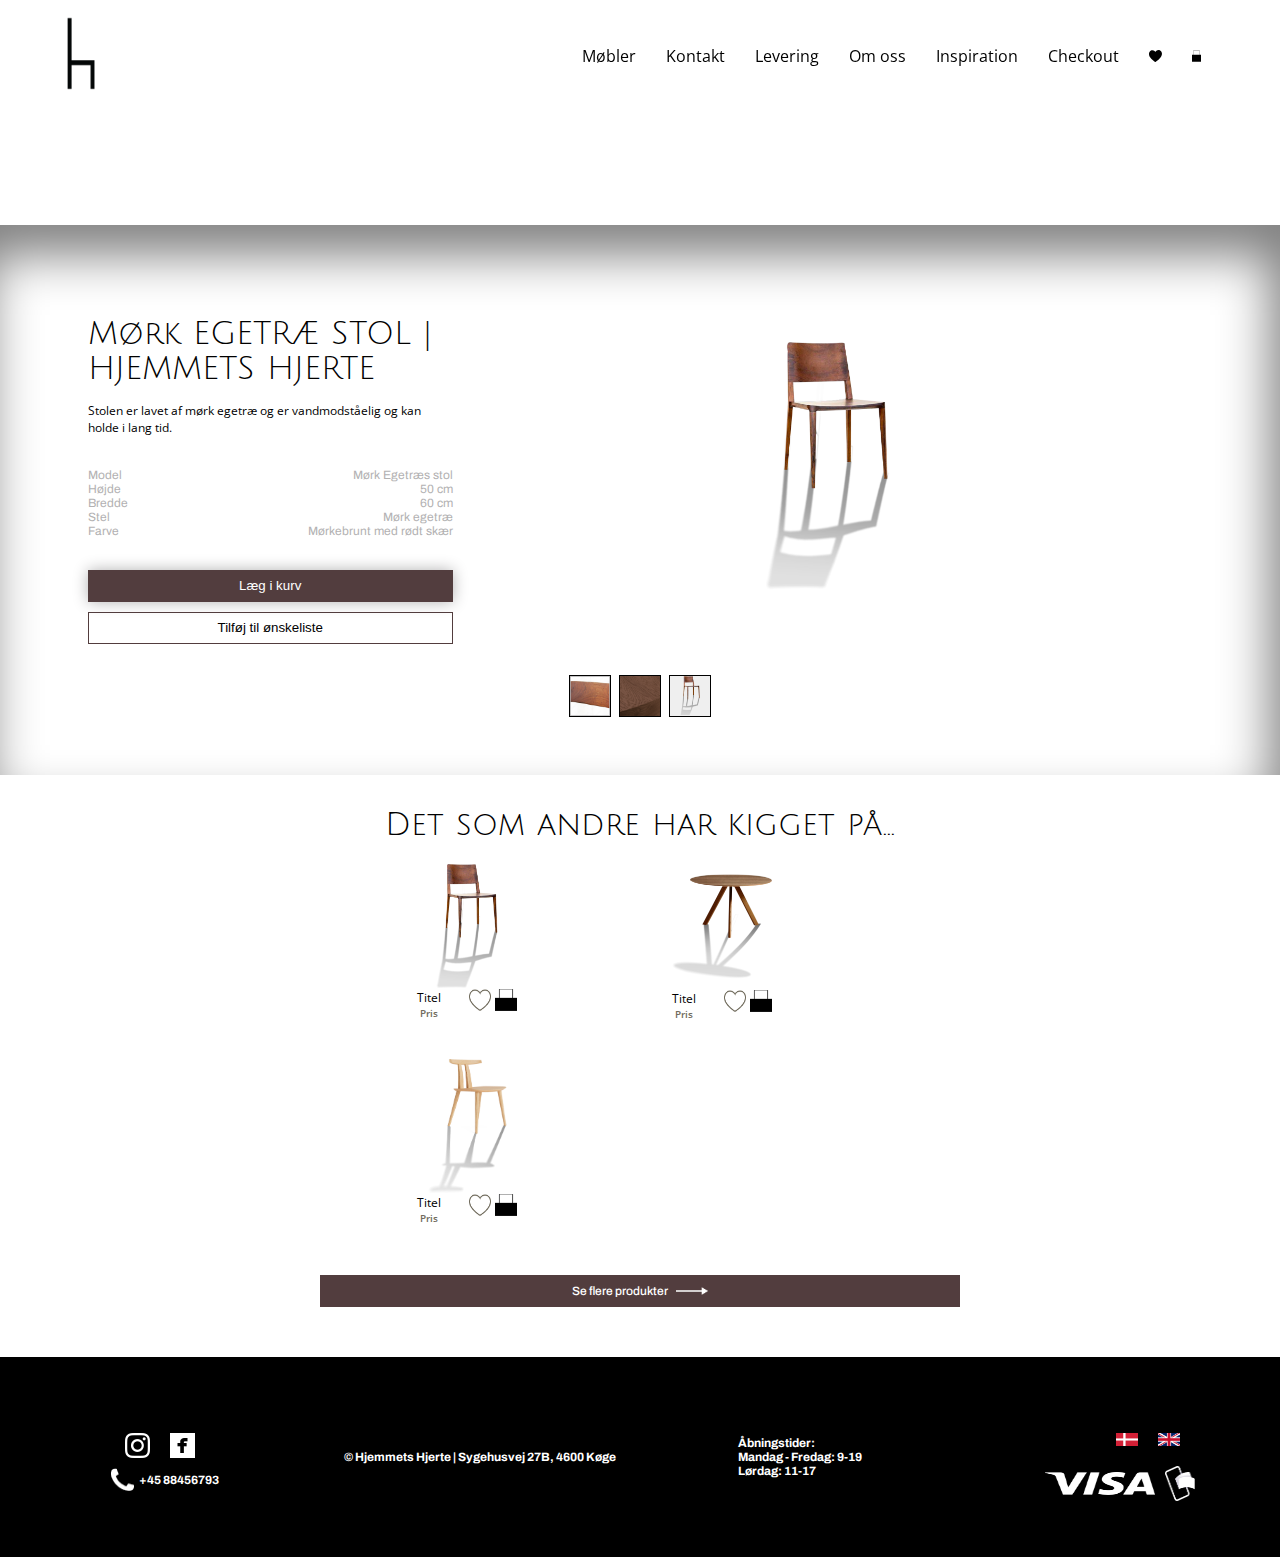
<file: pages/stol.html>
<!DOCTYPE html>
<html lang="en">
<head>
    <meta charset="UTF-8">
    <meta name="viewport" content="width=device-width, initial-scale=1.0">
    <meta name="description" content="Kjøp mørk egetre stol fra Hjemmets Hjerte. Stolen er bæredygtig og bæredygtig. Utforsk flere møbler i vår kolleksjon.">
    <meta name="keywords" content="møbler, mørk egetre stol, stoler, Hjemmets Hjerte, vannmotstandig, holdbar, kvalitet, bæredygtighed, design">
    <title>Stol | Hjemmets Hjerte</title>
    <link href="../css/styles.css" rel="stylesheet">
</head>
<body>
    <header>
        <div class="nav-container">
            <a href="../index.html"><img class="logo" src="../images/logo/logo1.png" alt="Hjemmets Hjerte logo"></a>
            <nav class="desktop-nav">
                <a class="navigation-link" href="./products.html">Møbler</a>
                <a class="navigation-link" href="./contact.html">Kontakt</a>
                <a class="navigation-link" href="./levering.html">Levering</a>
                <a class="navigation-link" href="./omoss.html">Om oss</a>
                <a class="navigation-link" href="./inspiration.html">Inspiration</a>
                <a class="navigation-link" href="./checkout.html">Checkout</a>
                <a class="navigation-link"><img src="../images/icons/heart.svg" class="navigation-icons" alt="Wishlist" alt="Hjerteikon"/></a>
                <a class="navigation-link"><img src="../images/icons/shoppingbag.svg" class="navigation-icons" alt="Cart"/></a>
            </nav>
            <button class="hamburger">
                <div class="bar"></div>
            </button>
        </div>
        <nav class="mobile-nav">
            <a href="./products.html">Møbler</a>
            <a href="./kontakt.html">Kontakt</a>
            <a href="./levering.html">Levering</a>
            <a href="./omoss.html">Om oss</a>
            <a href="./inspiration.html">Inspiration</a>
            <a href="./checkout.html">Checkout</a>
        </nav>
    </header>
    <main class="roshni-slider-main">
        <section class="roshni-slider">
            <div class="two-rows">
                <div class="product-information">
                    <h1>Mørk EGETRÆ STOL | HJEMMETS HJERTE</h1>
                    <p>Stolen er lavet af mørk egetræ og er vandmodståelig og kan holde i lang tid.</p>
                    <div class="product-details">
                        <ul>
                            <li>Model</li>
                            <li>Højde</li>
                            <li>Bredde</li>
                            <li>Stel</li>
                            <li>Farve</li>
                        </ul>
                        <ul>
                            <li>Mørk Egetræs stol</li>
                            <li>50 cm</li>
                            <li>60 cm</li>
                            <li>Mørk egetræ</li>
                            <li>Mørkebrunt med rødt skær</li>
                        </ul>
                    </div>
                    <button class="put-in-basket">Læg i kurv</button>
                    <button class="add-wish">Tilføj til ønskeliste</button>
                </div>
                <div class="picture-slider">
                    <img class="stolslide"src="../images/productimg/stolslider.png" alt="Dark Oak Chair">
                    <img src="../images/productimg/gigantiskstol.png" alt="Dark Oak Chair">
                </div>
            </div>
            <div class="bottoonsss">
                <button></button>
            <button></button>
            <button></button>
            </div>
            
        </section>






        <section class="det-andre-har-kigget-paa">
            <h1>Det som andre har kigget på...</h1>
            <div id="cards">
                <div class="card">
                    <img class="cardimg" src="../images/productimg/stolslider.png" alt="Nordisk minimalistisk stol">
                    <div class="cardinfo">
                        <div class="produkt-titel-card">
                            <p class="titelcard">Titel</p>
                            <p class="priscard">Pris</p>
                        </div>
                        <div>
                            <img class="nofillcard" src="../images/productimg/nofill.png" alt="Save">
                            <img class="cardbag" src="../images/productimg/bag.png" alt="Bag">
                        </div>
                    </div>
                </div>
                <div class="card">
                    <img class="cardimg" src="../images/productimg/browntable.png" alt="Product Image">
                    <div class="cardinfo">
                        <div class="produkt-titel-card">
                            <p class="titelcard">Titel</p>
                            <p class="priscard">Pris</p>
                        </div>
                        <div>
                            <img class="nofillcard" src="../images/productimg/nofill.png" alt="Save">
                            <img class="cardbag" src="../images/productimg/bag.png" alt="Bag">
                        </div>
                    </div>
                </div>
                
                <div class="card">
                    <img class="cardimg" src="../images/productimg/lightlightchair.png" alt="Product Image">
                    <div class="cardinfo">
                        <div class="produkt-titel-card">
                            <p class="titelcard">Titel</p>
                            <p class="priscard">Pris</p>
                        </div>
                        <div>
                            <img class="nofillcard" src="../images/productimg/nofill.png" alt="Save">
                            <img class="cardbag" src="../images/productimg/bag.png" alt="Bag">
                        </div>
                    </div>
                </div>
            </div>
        </section>
        <button class="seemore"> <p class="arrow-roshni-p">Se flere produkter</p><img class="arrowroshni"src="../images/productimg/arrowbtn.png" alt="arrow"></button>
      
    </main>













    <footer>
        <section>
            <div>
                <img src="../images/productimg/instagram.png" class="social-icons-footer" alt="Instagram ikon">
                <img src="../images/productimg/facebook.png" class="social-icons-footer" alt="Facebook ikon">
            </div>
            <div>
                <img src="../images/productimg/telefon.png" class="telefon" alt="Phone">
                <p>+45 88456793</p>
            </div>
        </section>
        <section>
            <div>
                <p>© Hjemmets Hjerte | Sygehusvej 27B, 4600 Køge</p>
            </div>
        </section>
        <section>
            <p class="aabningstider">
                Åbningstider: <br>
                Mandag - Fredag: 9-19 <br>
                Lørdag: 11-17
            </p>
        </section>
        <section>
            <div class="flagdiv">
                <img src="../images/productimg/dansk.png" class="flag" alt="Danish Flag">
                <img src="../images/productimg/engelsk.png" class="flag" alt="English Flag">
            </div>
            <div class="payments-methods">
                <img src="../images/productimg/visalogo.png" class="visa" alt="Visa">
                <img src="../images/productimg/mobilepay.png" class="mobilepay" alt="MobilePay">
            </div>
        </section>















    </footer>
    <script src="../js/index.js" type="module"></script>
    <script src="../js/functions/stol.js" type="module"></script>
</body>
</html>
</file>
<file: css/styles.css>
@import url('https://fonts.googleapis.com/css2?family=Julius+Sans+One&display=swap');
@import url('https://fonts.googleapis.com/css2?family=Archivo:ital,wght@0,100..900;1,100..900&family=Julius+Sans+One&display=swap');
@import url('https://fonts.googleapis.com/css2?family=Archivo:ital,wght@0,100..900;1,100..900&family=Julius+Sans+One&family=Open+Sans:ital,wght@0,300..800;1,300..800&display=swap');
@import './partials/header.css';
@import './partials/homepage.css';
@import './partials/inspiration.css';
@import './partials/om_oss.css';
@import './partials/leveringsmetoder.css';
@import './partials/kontakt.css';

body {
    background-color: white;
    margin: 0;
}

h1 {
    font-family: "Julius Sans One", sans-serif;
    font-weight: 400;
    font-style: normal;
}

.julius-sans-one {
    font-family: "Julius Sans One", sans-serif;
    font-weight: 400;
    font-style: normal;
}

.archivo {
    font-family: "Archivo", sans-serif;
    font-optical-sizing: auto;
    font-weight: 600;
    font-style: normal;
    font-variation-settings:
      "wdth" 100;
}

h2 {
    font-family: "Archivo", sans-serif;
    font-optical-sizing: auto;
    font-weight: 400;
    font-style: normal;
    font-variation-settings:
      "wdth" 100;
      color:#523D3E;
}

p {
    font-family: "Open Sans", sans-serif;
    font-optical-sizing: auto;
    font-weight: 400;
    font-style: normal;
    font-variation-settings:
      "width" 100;
}

.titel{
  font-family: "Open Sans", sans-serif;
    font-optical-sizing: auto;
    font-weight: light;
    font-size: 24px;
  
}
.item{
  width: 200px;
}

/**roshni code productpage**/
*{
  margin: 0;
  padding: 0;
  box-sizing: border-box;
  
}
.roshni-main-productpage {
  display: flex;
  justify-content: center;
  flex-direction: column;
  margin: 0;
  padding: 2px;  
  align-items: center;
  margin-top: 20vh;
}

.filtrer {
  display: flex;
  justify-content: center;
}
/* /fifth element in the background*/
  .roshni-product-bg {
  width: 1430px;
  height: 3005px;
  z-index: -1;
  position: absolute;
}  

.h1-stole {
  color: black;
  margin-top: 5vh;
  margin-bottom: 5vh; 

}
/* name on product */
.titelroshni{
  font-family: "Open Sans", sans-serif;
  font-weight: 100;
  font-family: 'Open Sans';
  font-style: normal;
  font-weight: 400;
  font-size: 12px;
  color:#523D3E;
  color:black;
  
}
.prisroshni{
  font-family: "Open Sans", sans-serif;
  font-weight: 100;
  font-family: 'Open Sans';
  font-style: normal;
  font-weight: 600;
  font-size: 10px;
  color:#706B5C;
  
}
.year{
  font-size: 8px;
  font-family: "Open Sans", "sans-serif";
  color: #523D3E;
  opacity: 60%;
  
  
}
.normal{
  color: #523D3E;

}
.new{
  color:green;
}

/*menubar with categories*/
.navroshni {
  display: inline-flex;
  flex-direction: column;
  text-align: center;
  width: 100%;
 
 

}

/*an unorded-list of categories inside menubar*/
.navroshni ul {
  list-style-type: none;
  display: inline-flex;
  flex-direction: column;
  justify-content: center;
  align-items: center;
  text-align: center;
  font-family: "Archivo", sans-serif;
  font-optical-sizing: auto;
  font-weight: 800; 


}
  
.navroshni > ul > li {
  background-color: white;
  width: 174px;  border: #4E4E4E solid 1px;
  justify-content: center;
  display:inline-flex;
  align-items: center;
  margin: 10px;
  position: relative;
  padding: 10px;
  

}

.sub-menu {
  display: none;
  background-color: white;
color: black;
  font-weight: 300;
  border: black solid 1px;
  margin-top: 15px;
  
}

.navroshni ul li:hover .sub-menu {
  display:block;
  position: absolute;

}
.sub-menu ul li{
  width: 174px;
  height: 32px;
  font-weight: 100;
  padding: 10px;
 
}
ul li:hover{
  background-color: #4E4E4E;
  color:white;
}

#items{
  margin-top: 10vh;
  background-color: white;
  display: inline-grid; 
  justify-content: center;
  grid-template-columns: 1fr; 
  grid-template-rows: 300px; 
  column-gap: 32px;
  row-gap: 64px;


}

/* #itemstwo {
  margin-top: 10vh;
  background-color: white;
  display: inline-grid; 
  justify-content: center;
  grid-template-columns: 1fr; 
  grid-template-rows: 300px; 
  column-gap: 32px;
  row-gap: 64px;
  width: 100;
} */

#itemstwo {
    /* background-color: blue; */
    display: flex;
    justify-content: space-around;
    width: 90%;
    flex-wrap: wrap;
}

.itemoskar {
    margin: 16px;
}

.itemoskar-img {
    max-height: 250px;
}

.product-info-oskar {
    display: flex;
}

.item{

  background-color: none;
}
.itemroshni >img{
  padding: 0;
}
/*chairpicture*/
.item-img{
  width: 193px;
  height: 257px;
  padding: 10px; 

}
.item-section{
  display: flex;
  justify-content: space-between;
  align-items: bottom;
  width: 100%;
  padding: 0;
  margin: 0;
 

}

/*div with icons*/
.nofillroshni{
  width: 16px;
  height: 16px;
  

}
#bagroshni{
  width: 16px;
  height: 22px;
}

#more-products-btn  {
  background-color: #523D3E;
  color:white;
  
  font-family: "Archivo", sans-serif;
  font-weight: 800; 
  height: 40px;
  font-size: xx-small;
  display: flex;
  text-align: center;
justify-content: center;
align-items: center;
width: 300px;
border:none;
border-radius: 0;
margin-top: 32px;
margin-bottom: 32px;
}

.btn-text{
  font-family: "Archivo", sans-serif;
  font-weight: 800; 
border:none;
  font-size: xx-small;
}



.inspiration-background{
    background-image: url("../images/productimg/background.png");
    background-repeat: no-repeat;
    background-size: cover;
    padding: 0;
    margin: 0;
    width: 100%;
    height: 300px;
    display: flex;
    flex-direction: column;
    align-items: center;
    justify-content: center;

}

#closeBtn {
    width: 50px;
    position: relative;
    bottom: 375px;
    left: 290px;
    background-color: none;
    border: none;
    background: none;
}

#whiteBox{
    height: 32px;
    width: 33px;
    background-color: #EFEEE3;
    border-radius: 0%;
    border:none;
    opacity: 100%;
}

#whiteBox:hover{
  opacity: 50%;
}

/*go to chair and table-btns*/
.whitebtn{
  width: 230px;
  border: 1px solid white;
  height: 70px;
  font-family: "Archivo", sans-serif;
  font-weight: 800; 
  font-size: small;
  color:white;
  background-color: transparent;
  margin-top: 32px;
  display: flex;
  justify-content: center;
  align-items: center;
  text-align: center;
}
.whitebtn>img{
 margin-left: 10px;
 width: 40px;
}

.whitebtn:hover{
 opacity: 50%;
 }


 #white-chair-card{
  width: 330px;
  height: 407px;
  display: flex;
  justify-content: center;
  background-color: white;
  align-items: center;
  z-index: 1;
  flex-direction: column;
  padding: 12px;
  margin-top: 10px;
  display: none;
  position: absolute;
 }
 #white-chair-card-is-active{
  
  display: flex;

 }

 #white-chair-card img{
 width: 100%;

 }
 #white-chair-card>section{
  width: 100%;
  display: flex;
  justify-content: space-between;
 margin-bottom: 0;
 padding-bottom: 0;
  padding-top: 10px;
  

 }

/*inspiration-card-icons*/
#white-chair-card > section > div> img{
 width: 20px;
 
  
 }
/*title on insp card*/
.title-insp-card{
  font-family: "Open Sans", sans-serif;
   
    font-weight: light;
    font-size: 15px;


}

/*price on insp card*/
.pris-insp-card{

  font-family: "Open Sans", sans-serif;
   
  font-weight: light;
  font-size: 12px;
  font-weight: 700;

}
 
 footer{
  height: 100px;
  width: 100%;
  background-color: black;
  padding-top: 0;
  display: flex;
  flex-direction: row;
 
 }
 footer  p{
  color:white;
  font-family: "Archivo", sans-serif;
font-size: 8px;
font-weight: 700;
}

 footer>section{
  width: 25%;
  display: flex;
  flex-direction: column;
  justify-content: center;
  align-items: center;
  text-align: left;
 }
 footer > section > div{
  display: flex;
  flex-direction: row;
  justify-content: center;
  align-items: center;
 
 }

.social-icons-footer{
  width: 25px;
  height: 25px;
  margin: 10px;
}
.flag{
  width: 22px;
  height: 13px;
  margin: 10px;
}
.mobilepay{
width: 23px;
height: 23px;
}

.telefon{
  height: 23px;
  height: 23px;
margin-left: 10px;
margin-right: 5px;

}
.visa{
  width: 25px;
   
}
.flagdiv{
  width: fit-content;
  display: flex;
  justify-content: right;
  padding: 5px;
}

/**STYLES FOR STOLHMTL**/

.roshni-slider-main{
  display: flex;
  flex-direction: column;
  padding: 0;
  margin: 0;
  justify-content: center;
  align-items: center;
}
.roshni-slider{
  width: 100%;
  height: 550px;
  display: flex;
  flex-direction: column;
  padding: 32px;
  align-items: center;
  margin-top: 25vh;
  justify-content: center;
  align-items: center;
  background-color: white;
  box-shadow: inset -10px 30px 50px gray;


}
.two-rows{
  display: flex;
justify-content: center;
 flex-direction: row; 
}
.product-information{
  display: flex;
  flex-direction: column;
  width: 100%;
  height: 100%;
  justify-content: center;
  margin-top: 13px;



}
.put-in-basket{
  margin-top: 32px;
  height: 32px;
  width: 100%;
  background-color: #523D3E ;
  border:#523D3E solid 1px;
  border-radius: 0%;
  color:white;
  box-shadow: 0px 0px 15px 0px #B2B1B2;
}

.put-in-basket:hover{
 
  background-color: #251c1c;
color:gray;

}

.add-wish{
  margin-top: 10px;
  height: 32px;
  width: 100%;
  background-color: transparent;
  border:#523D3E solid 1px;
  border-radius: 0%;

}

.add-wish:hover{
  margin-top: 10px;
  height: 32px;
  width: 100%;
  background-color: transparent;
  border:#523D3E solid 1px;
  border-radius: 0%;
  color:gray;

  box-shadow: inset  0px 0px 5px 0px #dbdbdb;


}

.picture-slider{
width: 50%;
  display: inline-flex;
  flex-direction: column;

  justify-content: center;
  align-items: center;
  margin-left: 10px;
  
 
}


.product-information > p{
  margin-top: 16px;
  font-size: 12px;
  margin-bottom: 32px;
  
}

.product-details{
  width: 100%;
  display: flex;

  justify-content: space-between;


}
.product-btns{

  height: 20%;
  width: 100%;
}




.product-details ul:first-child{
  list-style: none;
  text-align: left;

  font-family: "Archivo", sans-serif;
  font-size: 12px;
  color: #B2B1B2;

}
.product-details ul:last-child{
  list-style: none;
  text-align: right;

  font-family: "Archivo", sans-serif;
  font-size: 12px;
  color: #B2B1B2;

}

.picture-slider img{
  display: none;
}

.picture-slider img:first-child{
  display: block;
  width: 200px;

}


.det-andre-har-kigget-paa{
  display: block;
  flex-direction: column;

text-align: center;
height: 500px;
align-items: center;
}
.det-andre-har-kigget-paa h1{
 margin-top: 32px;
 margin-bottom: 0px;
 padding-bottom: 0;

}
#cards{
  width: 100%;
  height: 400px;
  justify-content: center;
  align-items: center;
  display: grid;
  grid-template-columns: 50% 50%;
  grid-template-rows: 50% ;

}

.card{
  width:100px;
  height: 100px;
  background-color: white;
  display:flex;
  flex-direction: column;
  justify-content: center;
  margin-bottom: 100px;
  margin-top: 40px;
  margin: 32px;

}

.cardimg{
width: 100%;
}
.cardinfo{
  display: flex;
  flex-direction: row;
  justify-content: space-between;
}
.card>div:first-child{
  display: flex;
  justify-content: space-between;
  flex-direction: row;
}
.produkt-titel-card{
  display: flex;
  flex-direction: column;
  
}
.cardbag{
  width: 22px;
  height: 22px;

}
.nofillcard{
  width: 22px;
  height: 22px;
}

.titelcard{
  font-family: "Open Sans", sans-serif;
  font-weight: 100;
  font-family: 'Open Sans';
  font-style: normal;
  font-weight: 400;
  font-size: 12px;
  color:#523D3E;
  color:black;
}

.priscard{
  font-family: "Open Sans", sans-serif;
  font-weight: 100;
  font-family: 'Open Sans';
  font-style: normal;
  font-weight: 600;
  font-size: 10px;
  color:#706B5C;

}




.bottoonsss{
  margin-top: 20px;

}
.bottonsss>button{
  border-color: ;
}
.bottoonsss> button:last-child{
  width: 32px;
  height: 32px;
  margin: 2px;
  display: inline-flex;
  background-image: url("../images/productimg/minimork.png");
}
.bottoonsss> button:last-child{
  width: 42px;
  height: 42px;
  margin: 2px;
  display: inline-flex;
  background-image: url("../images/productimg/ministol.png");
background-size: cover;
background-position: center;
border-radius: none;
border: 0.5px solid black;
}


.bottoonsss> button:nth-child(2){
  width: 42px;
  height: 42px;
  margin: 2px;
  display: inline-flex;
  background-image: url("../images/productimg/minimork.png");
  background-size: cover;
background-position: center;
border-radius: none;
border: 0.5px solid black;

}
.bottoonsss> button:first-child{
  width: 42px;
  height: 42px;
  margin: 2px;
  display: inline-flex;
  background-image: url("../images/productimg/minigeleander.png");
  background-size: cover;
background-position: center;
border-radius: none;
border: 0.5px solid black;

  
}
.arrowroshni{
  width: 32px;
  margin-left: 8px;
}
.arrow-roshni-p{
  font-family: "Archivo", sans-serif;
  font-weight: 500;
  font-size: 12px;
}

.seemore{
  width: 50%;
  height: 32px;
  margin-top: 0;
  padding-top: 0;
  background-color: #523D3E;
  color:white;
  margin-bottom: 50px;
  display: flex;
  justify-content: center;
  align-items: center;
  padding: 10px;
  border: none;
}



.checkout{
  padding: 15px;
  margin-top: 25vh;
  display: flex;
  flex-direction: column;
  align-items: center;
  justify-content: center;
  background-color: #FAFAFA;

}
.checkout h1{
  margin-bottom: 32px;
  margin-top: 32px;
}
.items-in-bag{
  width: 100%;
 
  
  display: flex;

}
.item-in-bag{
width: 150px;
height: 200px;

box-shadow: inset 1px 10px 10px 5px lightgray;
display: inline-flex;
justify-content: center;
align-items: center;
overflow: hidden;
margin-right: 10px;
}
/* the product picture within the div box */
.item-in-bag>img{
  width: 100%;
  margin-top: 50px;
}
/*a box with the name+title+ remove+trashcan picture*/
.item-in-bag-info{
  width: 100px;
  height: 200px;
justify-content: space-between;
  display: inline-flex;

/  overflow: hidden;
  flex-direction: column;
  }
  /*Margin beetween titel and price in */
  .item-in-bag-info p{
 margin-top: 5px;
 margin-bottom: 5px;
    }
  .item-in-bag-info>div{
    width: 100%;
    height: 40%;
  }
  .item-in-bag-info>div:first-child{
    margin-top: 50px;
  }
  .item-in-bag-info>div:last-child{
    width: 100%;

    height: 40%;
    display: flex;
    align-items: bottom;
   
  }
  .item-in-bag-info>div:last-child>img{
    width: 15px;
    height: 15px;
    margin-top: 40%;
  }
/*Text over trashcan*/
  .remove{
    height: 10px;
    width: 10px;
    margin-top: 40%;
    display: flex;
    border: none;
    background-color: transparent;
    color:gray;
    font-size: 10px;
  }
  .remove:hover{
    
    color:blue;
  }
  
.arrowdown{
  display: flex;
  flex-direction: column;
  align-items: center;
  text-align: center;
  justify-content: center;
  display: none;

}
.arrowdown>p{
  margin-top: 100px;
  color:gray;
  display: none;
}
/*the div around the whole name and adress inputs*/
.name-and-adress{
    /* width:100%; */
    max-width: 700px;
    display: flex;
    flex-direction: column;
    justify-content: center;
    align-items: center;
    padding-bottom: 35px;
    /* background-color: #251c1c; */
}

/* #nameAndAdress{
  display: flex;
  flex-direction: column;
  justify-content: center;
  width: 300px;
} */

#checkout-form {
    display: flex;
    flex-direction: column;
    justify-content: center;
    width: 100%;
    margin: 16px;
}

.input-container-checkout {
    display: flex;
    flex-direction: column;
    margin-top: 16px;
}

.input-container-checkout input {
    border: 0.5px solid black;
    padding: 10px;
}

#city-and-postnumber-checkout {
    display: flex;
    justify-content: space-between;
}

/*the div inside "adresse og navn" with two input-f*/
#two-input{
width: 100%;
background-color: blue;
display: flex;
flex-direction: row;
justify-content: space-between;

}
/*The two input "adresse" and "by"*/
#two-input>div>input{
  
  width: 35vw;
}
/**/
.input-container{
  height: 25px;
  background-color: rgb(255, 255, 255);
  margin-top: 10px;
  border: #523D3E 1px solid;

}
#nameAndAdress>p, #kortopslysninger p, #nameAndAdress div>p, .container p {
 
  font-family: "Archivo", "sans serif";
    font-weight: 800;
    margin: 0;
    padding: 0;
    width: 100%;
    font-size: 12px;
    margin-top: 10px;
}
/*Two inputboxes in the center*/

.titel-checkout{
  font-family: "Open Sans", sans-serif;
  font-optical-sizing: auto;
  font-weight: light;
  font-size: 20px;
  color:#706B5C;
}

.checkout>h2{
margin-top: 10px;
margin-bottom: 5px;
}
.leveringsmetode {
  margin: 20px;
}

.kortopslysninger{
  width: 100%;
  display: flex;
  flex-direction: column;
  align-items: center;
  justify-content: center;
  text-align: center;

}



#payment-options{
  width: 250px;
  height: 150px;
}









@media  (min-width: 700px) {
 
  .navroshni > ul{
    display: flex;
    flex-direction: row;

  }

  #items{
    margin-top: 10vh;
    background-color: white;
    display: inline-grid; 
    justify-content: center;
    grid-template-columns:50% 50%; 
    grid-template-rows: 300px; 
    column-gap: 32px;
    row-gap: 32px;
  }

  /* #itemstwo{
    margin-top: 10vh;
    background-color: white;
    display: inline-grid; 
    justify-content: left;
    grid-template-columns:50% 50%; 
    grid-template-rows: 300px; 
    column-gap: 32px;
    row-gap: 32px;
    width: 532px;
    height: 300px;
   
  }
  #itemstwo >img:first-child{
    height: 100px;
    width: 100px;
  } */

  .inspiration-background{
    width: 100%;
    height: 600px;
  }
  .visa{
    width: 110px;
    height: 23px;
  }
  .mobilepay{
    width: 30.87px;
    height: 35.99px;
    margin-left: 10px;
  }
.flagdiv{
  width: 100%;
  display: flex;
  justify-content: right;
  padding: 10px;
  margin-right: 50%;
  
}
}

@media  (min-width: 900px){

  #items{
    margin-top: 10vh;
    background-color: white;
    display: inline-grid; 
    justify-content: center;
    grid-template-columns: 33% 33% 33%; 
    grid-template-rows: 300px; 
    column-gap: 32px;
    row-gap: 32px;
  }

  footer{
    height: 200px;
    background-color: black;
  }

  footer p{
    font-size: 12px; 
  }

  .two-rows{
    width: 100%;
  }

  .product-information{
    width: 30%;
    margin-bottom: 32px;
  }
  
  .picture-slider{
    width: 60%;
  }
  .picture-slider{
    width: 60%;
  }
 #two-input > {
  background-color: red;
 }



}
</file>
